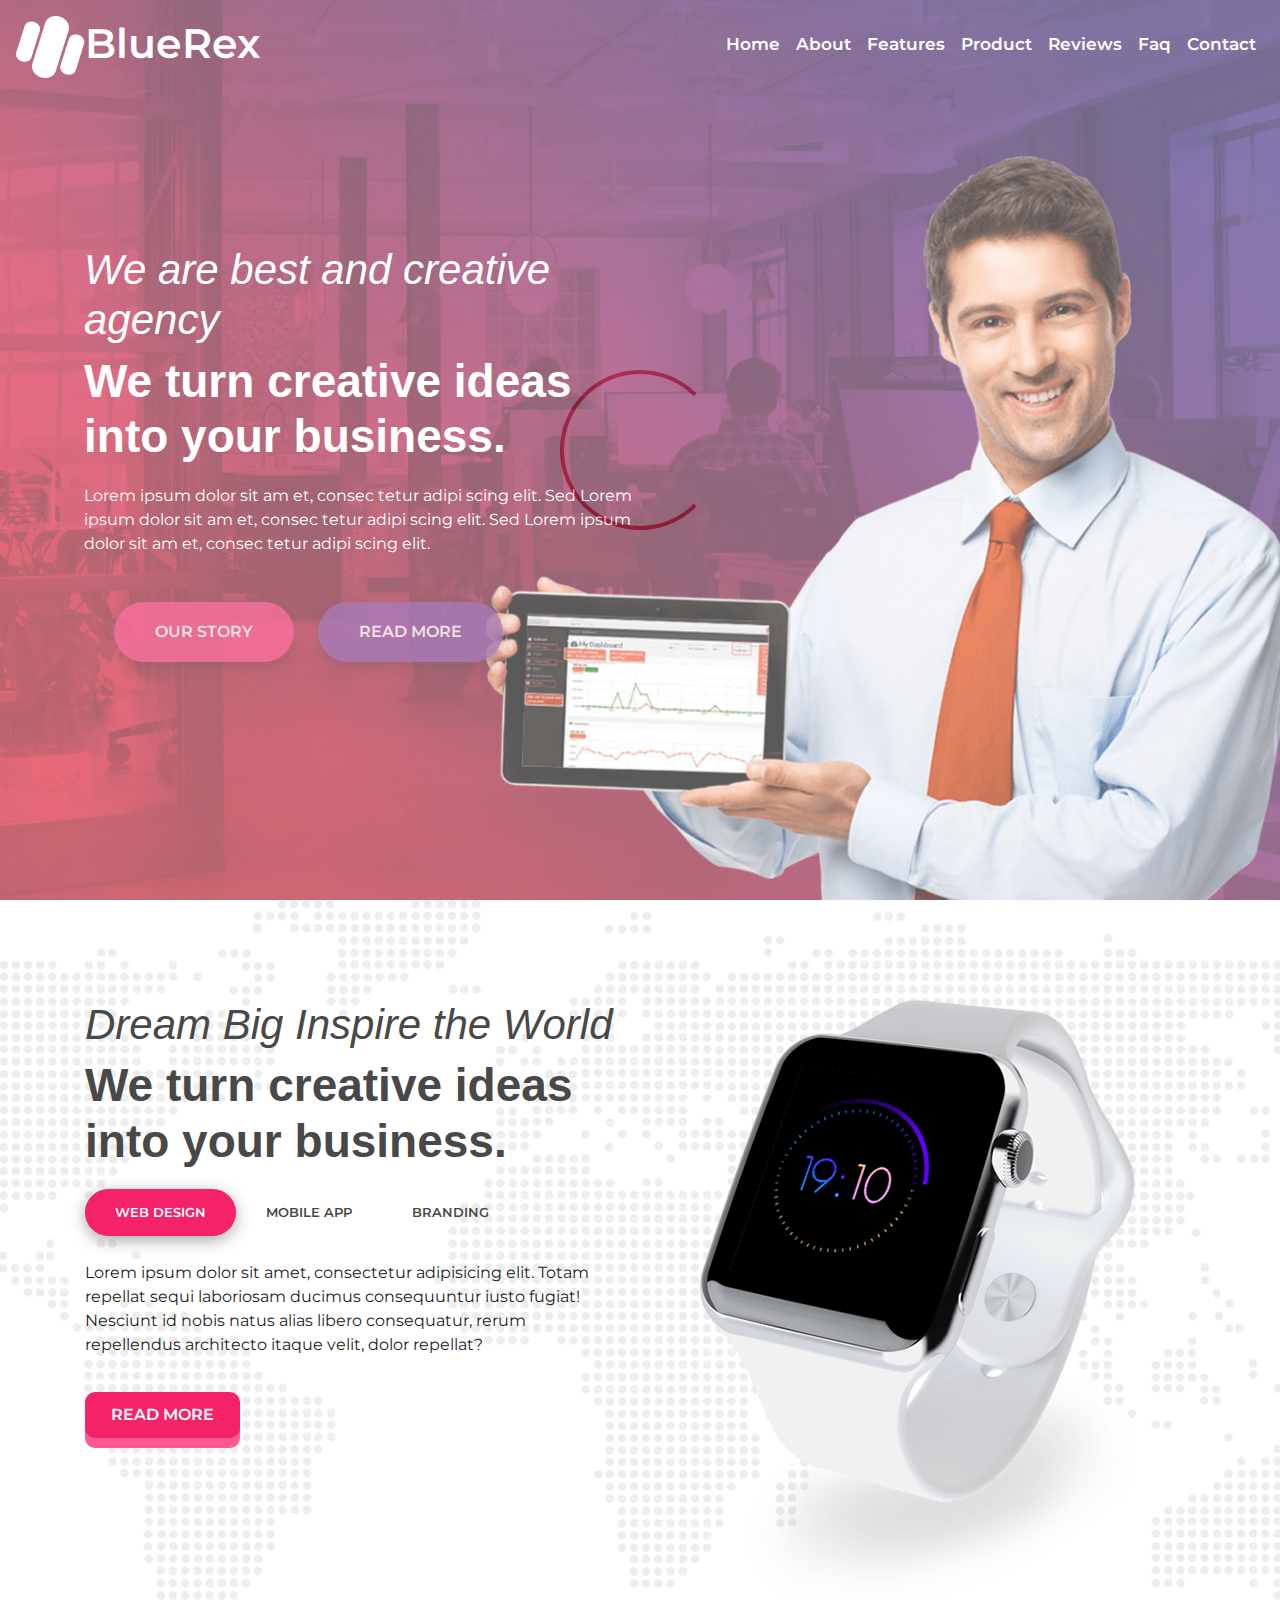
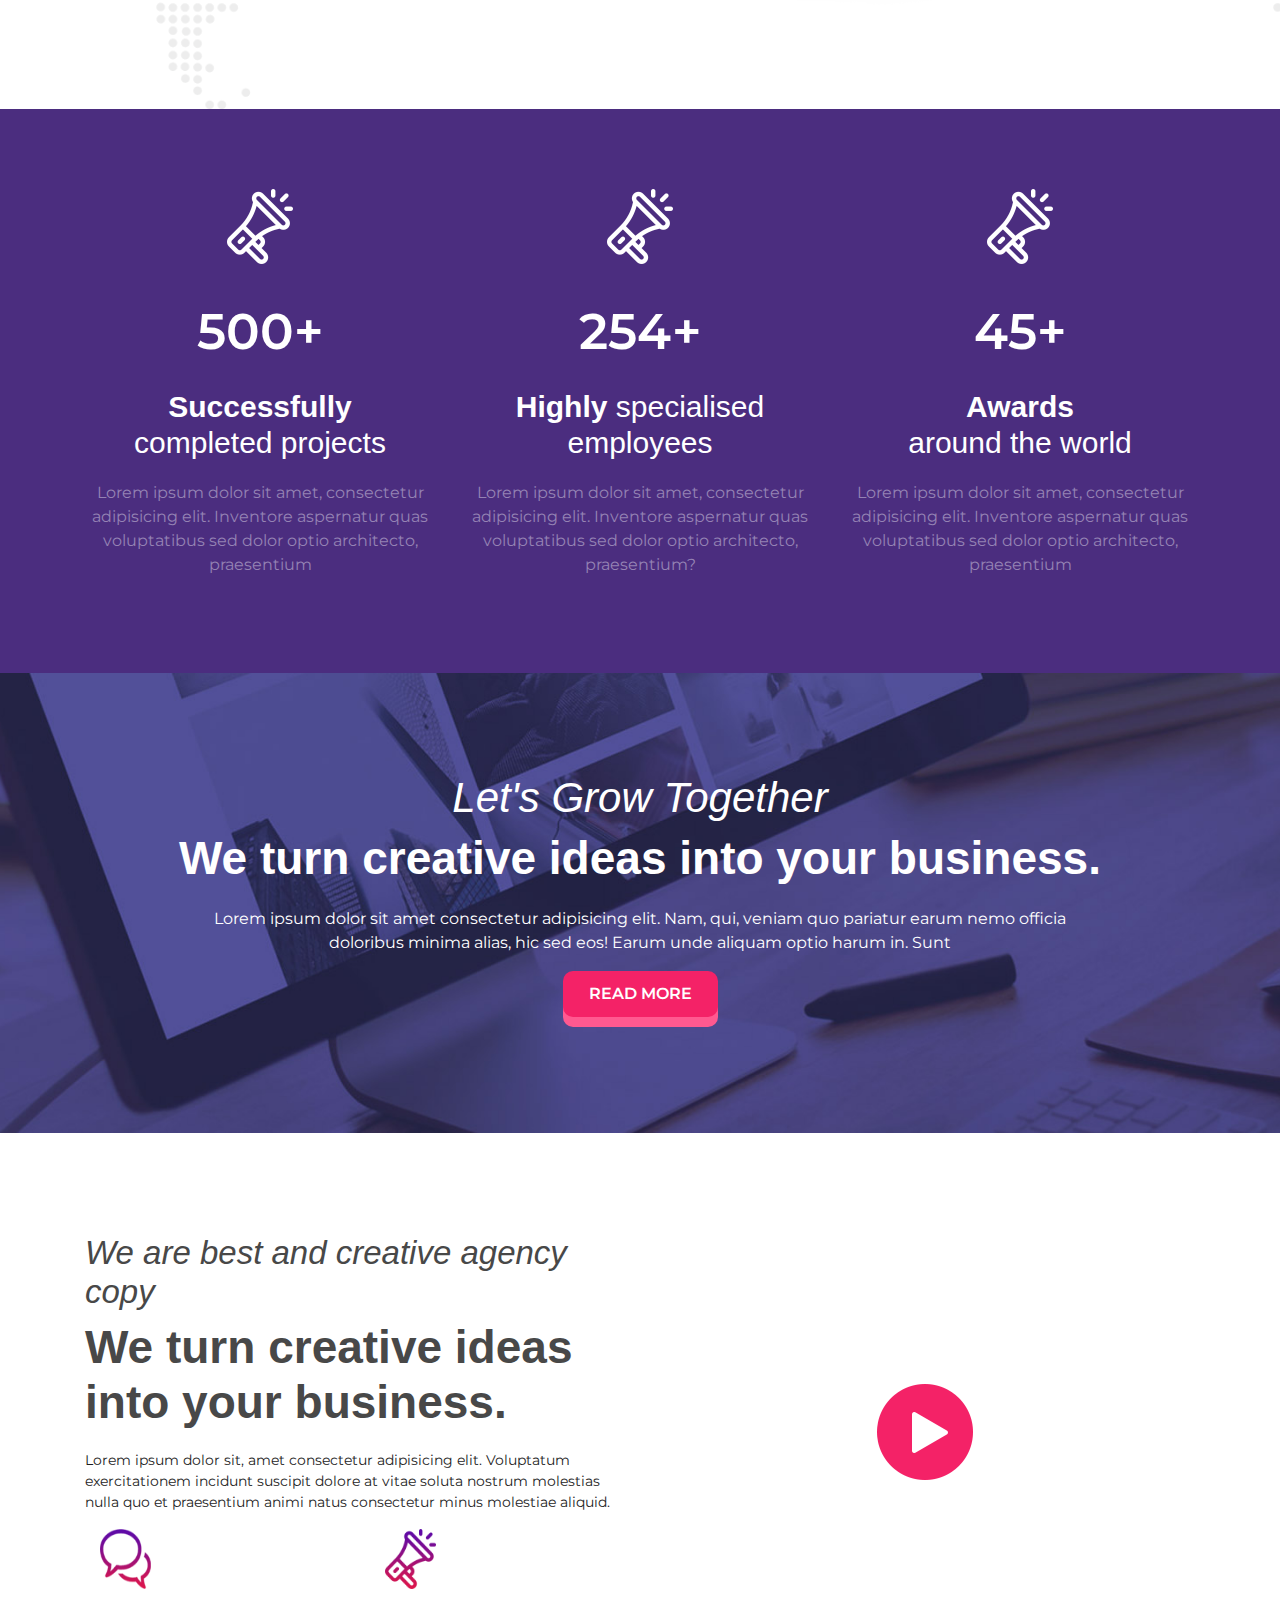
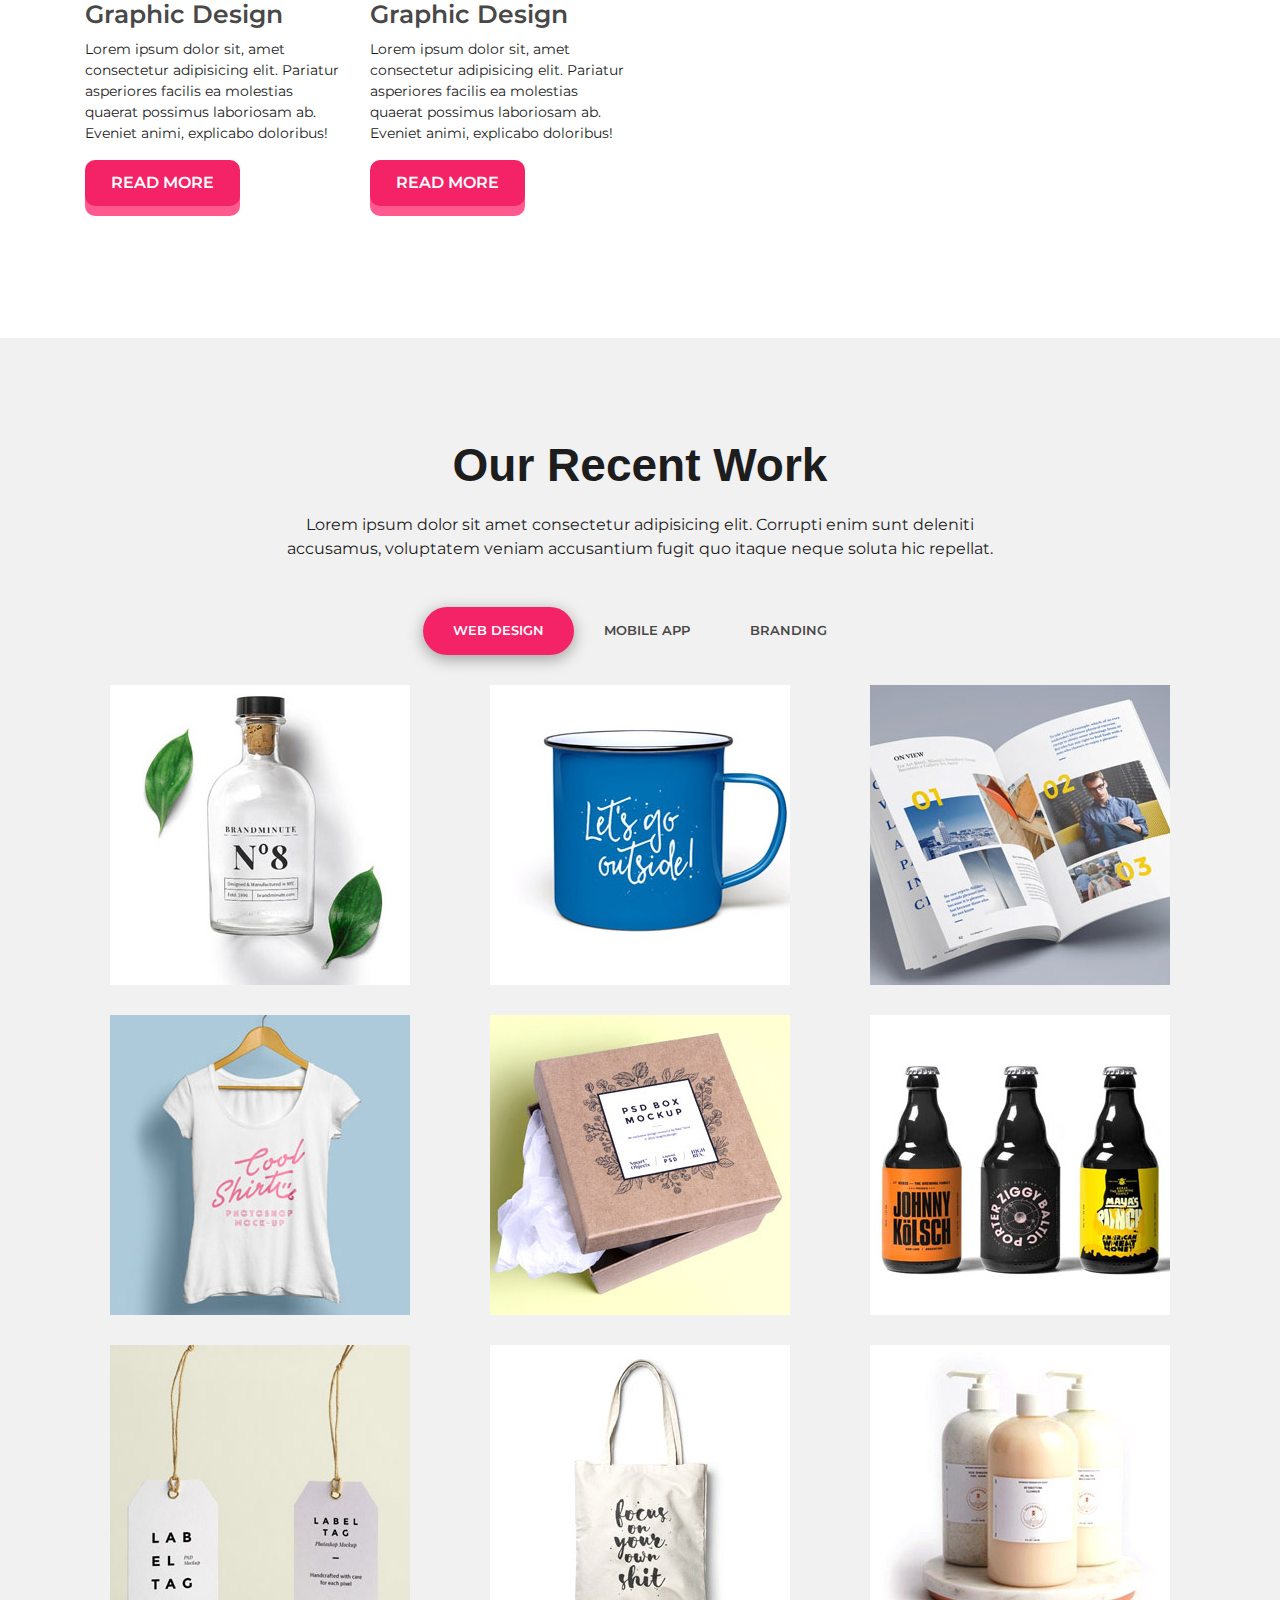
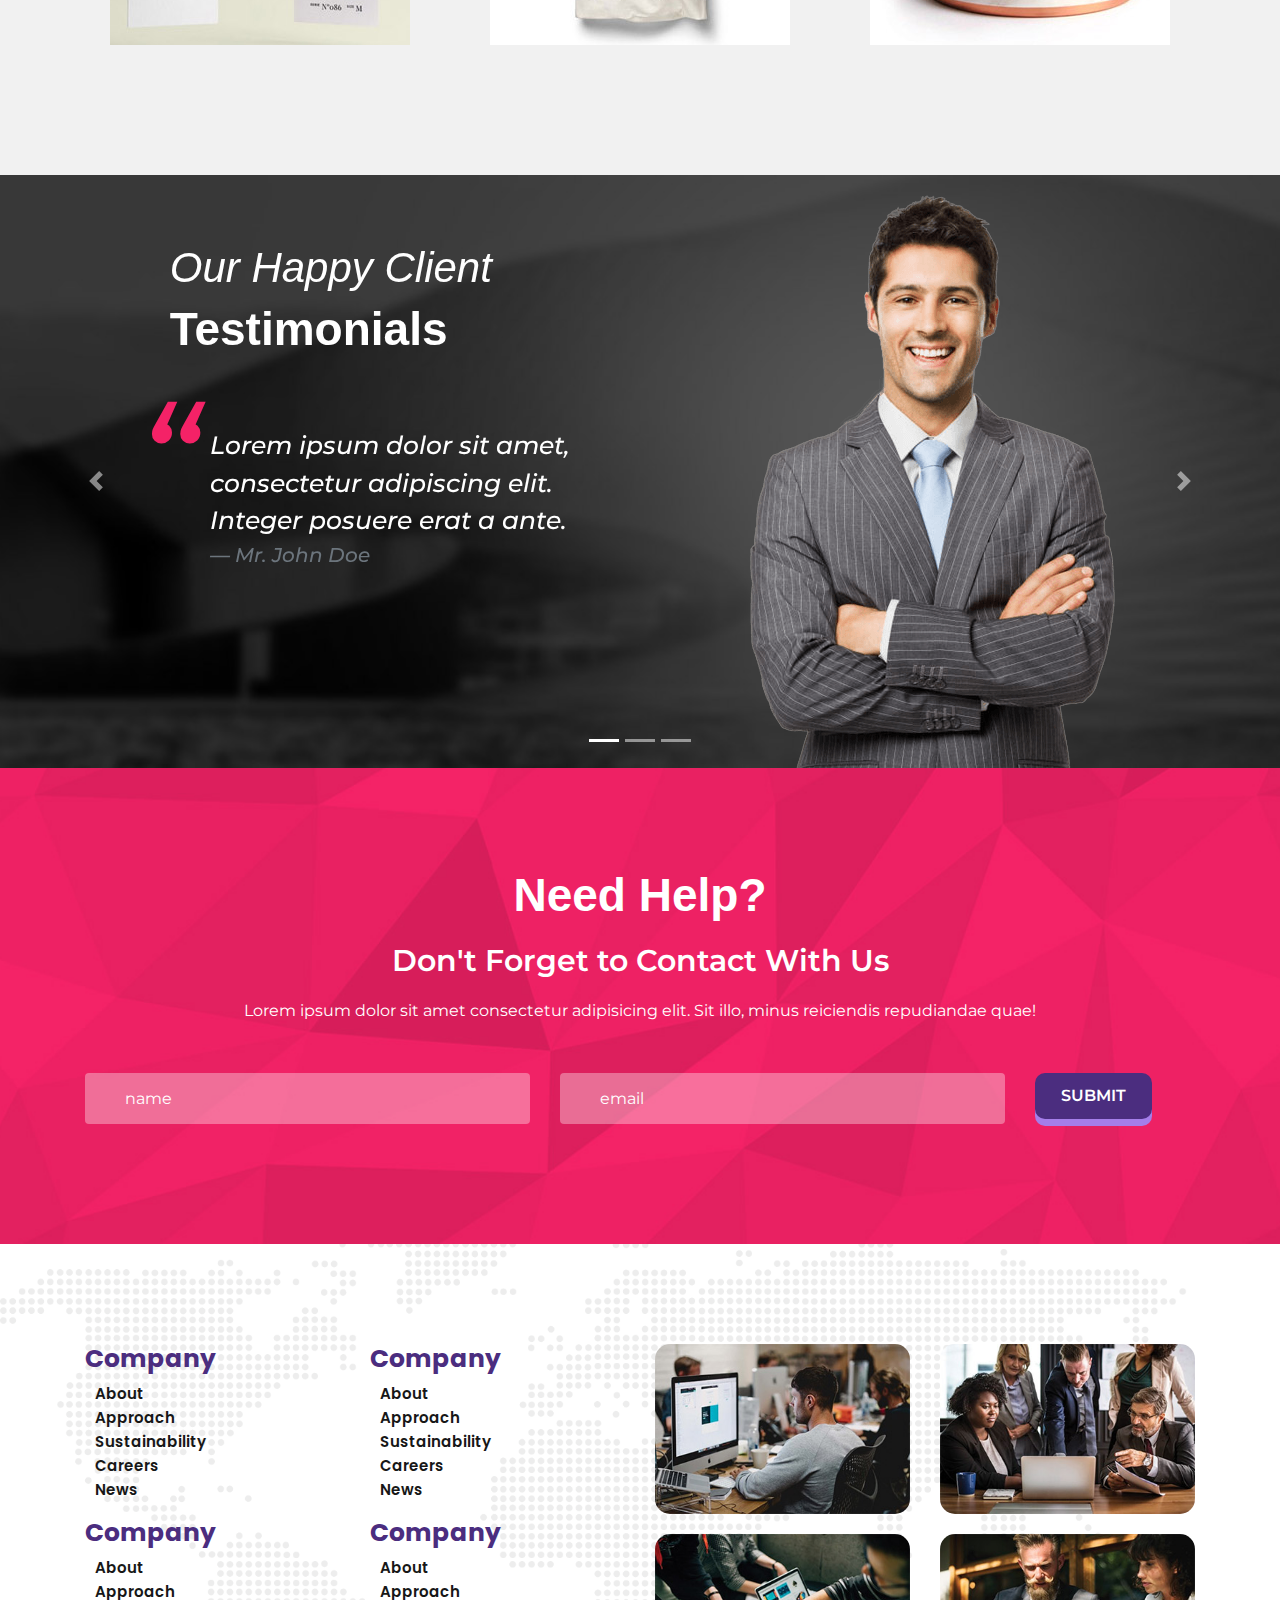
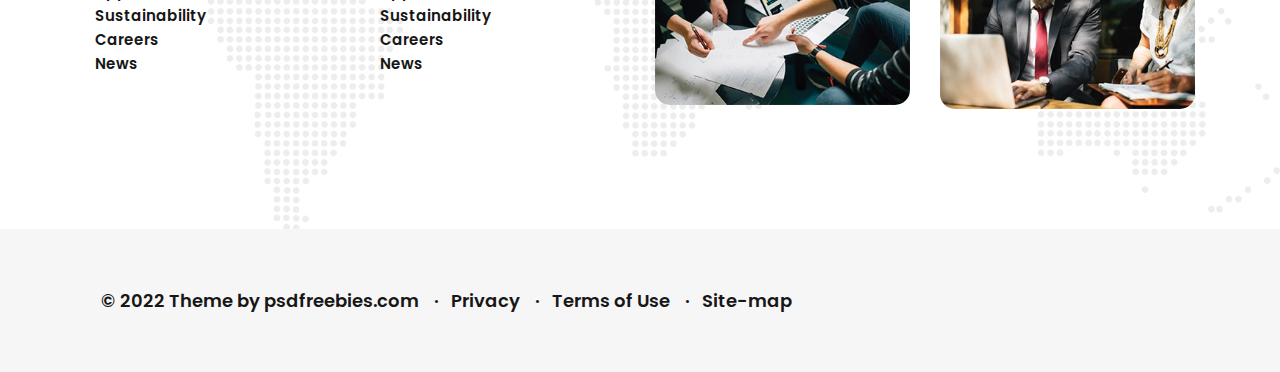
<file: BlueRex/index.html>
<!doctype html>
<html lang="en">
  <head>
    <meta charset="utf-8">
    <meta name="viewport" content="width=device-width, initial-scale=1, shrink-to-fit=no">
    <link rel="stylesheet" href="bootstrap/css/bootstrap.min.css">
    <style>
      .preloader{
        position: fixed;
        top: 0;
        left: 0;
        bottom: 0;
        right: 0;
        z-index: 3000;
        background: #fefefe;
      }
    </style>
    <link href="https://fonts.googleapis.com/css?family=Montserrat:300,400,500,600,700&display=swap&subset=cyrillic" rel="stylesheet">
    <link href="https://fonts.googleapis.com/css?family=Poppins:600,700&display=swap" rel="stylesheet">
    <link rel="stylesheet" href="https://use.fontawesome.com/releases/v5.7.0/css/all.css" integrity="sha384-lZN37f5QGtY3VHgisS14W3ExzMWZxybE1SJSEsQp9S+oqd12jhcu+A56Ebc1zFSJ" crossorigin="anonymous">
    <link rel="stylesheet" href="css/main.css">
    <link rel="stylesheet" href="css/baguetteBox.min.css">
    <title>Hello, world!</title>
  </head>
  <body>
    <div class="preloader d-flex align-items-center justify-content-center">
        <div class="spinner-border text-danger"         role="status" style="width: 10rem; height: 10rem;">
          <span class="sr-only">Loading...</span>
        </div>
    </div>
    <button class="scrollToTop">
      <i class="fas fa-angle-up"></i>
    </button>    
    <header class="main-header">
      <nav class="navbar navbar-expand-lg ">
        <a class="navbar-brand" href="#">
          <img src="img/logo.png" alt="Логотип бренда">BlueRex
        </a>
        <button class="navbar-toggler" type="button" data-toggle="collapse" data-target="#navbarSupportedContent" aria-controls="navbarSupportedContent" aria-expanded="false" aria-label="Toggle navigation">
          <i class="fas fa-bars"></i>
        </button>
      
        <div class="collapse navbar-collapse" id="navbarSupportedContent">
          <ul class="navbar-nav ml-auto">
            <li class="nav-item"><a class="nav-link" href="#">Home </a></li>
            <li class="nav-item"><a class="nav-link" href="blog.html">About</a></li>
            <li class="nav-item"><a class="nav-link" href="#">Features</a></li>
            <li class="nav-item"><a class="nav-link" href="#">Product</a></li>
            <li class="nav-item"><a class="nav-link" href="#">Reviews</a></li>
            <li class="nav-item"><a class="nav-link" href="#">Faq</a></li>
            <li class="nav-item"><a class="nav-link" href="#">Contact</a></li>
          </ul>
        </div>
      </nav>
      <div class="main-header-text">
        <h3>We are best and creative agency</h3>
        <h4>We turn creative ideas into your business.</h4>
        <p>Lorem ipsum dolor sit am et, consec tetur adipi scing elit. Sed Lorem ipsum dolor sit am et, consec tetur adipi scing elit. Sed Lorem ipsum dolor sit am et, consec tetur adipi scing elit. 
        </p>
          <div class="main-header-buttons">
            <button type="button" class="btn btn-pink rounded-pill">Our story</button>
            <button type="button" class="btn btn-violet rounded-pill">Read more</button>
          </div>
        </div>  
    </header>
    <section class="section-watch section-tabs">
      <div class="container">
        <div class="row">
          <div class="col-lg-6 mb-5">
            <h3>Dream Big Inspire the World</h3>
            <h4>We turn creative ideas into your business.</h4>
            <ul class="nav nav-pills" id="myTab" role="tablist">
              <li class="nav-item">
                <a class="nav-link active rounded-pill" id="webdesign-tab" data-toggle="tab" href="#webdesign" role="tab" aria-controls="webdesign" aria-selected="true">web design</a>
              </li>
              <li class="nav-item">
                <a class="nav-link rounded-pill" id="mobileapp-tab" data-toggle="tab" href="#mobileapp" role="tab" aria-controls="mobileapp" aria-selected="false">Mobile app</a>
              </li>
              <li class="nav-item">
                <a class="nav-link rounded-pill" id="branding-tab" data-toggle="tab" href="#branding" role="tab" aria-controls="branding" aria-selected="false">Branding</a>
              </li>
            </ul>
            <div class="tab-content" id="myTabContent">
              <div class="tab-pane fade show active" id="webdesign" role="tabpanel" aria-labelledby="webdesign-tab">Lorem ipsum dolor sit amet, consectetur adipisicing elit. Totam repellat sequi laboriosam ducimus consequuntur iusto fugiat! Nesciunt id nobis natus alias libero consequatur, rerum repellendus architecto itaque velit, dolor repellat?
                <p><a href="#" class="btn btn-pink btn-shadow">Read more</a></p>
              </div>
              <div class="tab-pane fade" id="mobileapp" role="tabpanel" aria-labelledby="mobileapp-tab">Lorem ipsum dolor sit amet, consectetur adipisicing elit. Totam repellat sequi laboriosam ducimus consequuntur iusto fugiat! Nesciunt id nobis natus alias libero consequatur, rerum repellendus architecto itaque velit, dolor repellat?
                <p><a href="#" class="btn btn-pink btn-shadow">Read more</a></p>
              </div>
              <div class="tab-pane fade" id="branding" role="tabpanel" aria-labelledby="branding-tab">Lorem ipsum dolor sit amet, consectetur adipisicing elit. Totam repellat sequi laboriosam ducimus consequuntur iusto fugiat! Nesciunt id nobis natus alias libero consequatur, rerum repellendus architecto itaque velit, dolor repellat?
                <p><a href="#" class="btn btn-pink btn-shadow">Read more</a></p>
              </div>
            </div>
          </div>
          <div class="col-lg-6 text-center" >
            <img src="img/watch.png" alt="Часы" >
          </div>
        </div>
      </div>  
    </section>
    <section class="section-progress ">
      <div class="container">
      <div class="row">
        <div class="col-md-4 progress-item text-center">
          <div><img src="img/loudspeaker.png"></div>
          <div class="num">500+</div>
          <h4><span>Successfully<br></span> completed projects</h4>
          <p>Lorem ipsum dolor sit amet, consectetur adipisicing elit. Inventore aspernatur quas voluptatibus sed dolor optio architecto, praesentium </p>
        </div>
        <!-- /.col-md-4 progress-item -->
        <div class="col-md-4 progress-item text-center">
          <div><img src="img/loudspeaker.png"></div>
          <div class="num">254+</div>
          <h4><span>Highly</span> specialised employees</h4>
          <p>Lorem ipsum dolor sit amet, consectetur adipisicing elit. Inventore aspernatur quas voluptatibus sed dolor optio architecto, praesentium?</p>
        </div>
        <!-- /.col-md-4 progress-item -->
        <div class="col-md-4 progress-item text-center">
          <div><img src="img/loudspeaker.png"></div>
          <div class="num">45+</div>
          <h4><span>Awards <br></span> around the world</h4>
          <p>Lorem ipsum dolor sit amet, consectetur adipisicing elit. Inventore aspernatur quas voluptatibus sed dolor optio architecto, praesentium </p>
        </div>
        <!-- /.col-md-4 progress-item -->
      </div>
    </div>
    </section>
    <section class="section-lets text-center">
      <div class="container">
        <div class="row">
          <div class="col-md-12">
            <h3>Let's Grow Together</h3>
            <h4>We turn creative ideas into your business.</h4>
            <p>Lorem ipsum dolor sit amet consectetur adipisicing elit. Nam, qui, veniam quo pariatur earum nemo officia<br> doloribus minima alias, hic sed eos! Earum unde aliquam optio harum in. Sunt</p>
            <p><a href="#" class="btn btn-pink btn-shadow">Read more</a></p>
          </div>
        </div>
      </div>
    </section>
    <section class="section-design">
      <div class="container">      
        <div class="row">
          <div class="col-lg-6">
            <h3>We are best and creative agency copy</h3>
            <h4>We turn creative ideas into your business.</h4>
            <p>Lorem ipsum dolor sit, amet consectetur adipisicing elit. Voluptatum exercitationem incidunt suscipit dolore at vitae soluta nostrum molestias nulla quo et praesentium animi natus consectetur minus molestiae aliquid.</p>
            <div class="row">
              <div class="col-md-6 mb-3">
                <img src="img/messg.png" alt="Общение">
                <h2>Graphic Design</h2>
                <p>Lorem ipsum dolor sit, amet consectetur adipisicing elit. Pariatur asperiores facilis ea molestias quaerat possimus laboriosam ab. Eveniet animi, explicabo doloribus!</p>
                <p><a href="#" class="btn btn-pink btn-shadow">Read more</a></p>
              </div>
              <div class="col-md-6 mb-3">
                <img src="img/loudspeaker-2.png" alt="">  
                <h2>Graphic Design</h2>
                <p>Lorem ipsum dolor sit, amet consectetur adipisicing elit. Pariatur asperiores facilis ea molestias quaerat possimus laboriosam ab. Eveniet animi, explicabo doloribus!</p>
                <p><a href="#" class="btn btn-pink btn-shadow">Read more</a></p>
              </div>
            </div>
          </div>
          <div class="col-lg-6">
            <div class="embed-responsive embed-responsive-16by9 mt-5">
              <iframe id="videoPlayer" class="embed-responsive-item" src="https://www.youtube.com/embed/--4WpisLl9k?enablejsapi=1&amp;html5=1&amp;rel=0&amp;&amp;showinfo=0" allowfullscreen></iframe>
              <div id="videoPlayBtn"></div>
            </div>
          </div>
        </div>
      </div>  
    </section>
    <section class="section-work section-tabs">
      <div class="container">
        <div class="row">
          <div class="col-md-8 offset-md-2 text-center">
            <h4>Our Recent Work</h4>
            <p>Lorem ipsum dolor sit amet consectetur adipisicing elit. Corrupti enim sunt deleniti accusamus, voluptatem veniam accusantium fugit quo itaque neque soluta hic repellat.</p>
          </div>
          <div class="col-md-12">
            <ul class="nav nav-pills justify-content-center" id="myTab-gallery" role="tablist">
              <li class="nav-item">
                <a class="nav-link active rounded-pill" id="webdesign-tab2" data-toggle="tab" href="#webdesign2" role="tab" aria-controls="webdesign2" aria-selected="true">web design</a>
              </li>
              <li class="nav-item">
                <a class="nav-link rounded-pill" id="mobileapp-tab2" data-toggle="tab" href="#mobileapp2" role="tab" aria-controls="mobileapp2" aria-selected="false">Mobile app</a>
              </li>
              <li class="nav-item">
                <a class="nav-link rounded-pill" id="branding-tab2" data-toggle="tab" href="#branding2" role="tab" aria-controls="branding2" aria-selected="false">Branding</a>
              </li>
            </ul>
            <div class="tab-content" id="myTabContent">
              <div class="tab-pane fade show active" id="webdesign2"    role="tabpanel" aria-labelledby="webdesign-tab2">
                <div class="gallery text-center row">
                  <div class="col-sm-4 gallery-item">
                    <a href="img/1.jpg">
                      <img src="img/1_s.jpg"></a>
                  </div>
                  <div class="col-sm-4 gallery-item">
                    <a href="img/2.jpg">
                      <img src="img/2_s.jpg"></a>
                  </div>
                  <div class="col-sm-4 gallery-item">
                    <a href="img/3.jpg">
                      <img src="img/3_s.jpg"></a>
                  </div>
                  <div class="col-sm-4 gallery-item">
                    <a href="img/4.jpg">
                      <img src="img/4_s.jpg"></a>
                  </div>
                  <div class="col-sm-4 gallery-item">
                    <a href="img/5.jpg">
                      <img src="img/5_s.jpg"></a>
                  </div>
                  <div class="col-sm-4 gallery-item">
                    <a href="img/6.jpg">
                      <img src="img/6_s.jpg"></a>
                  </div>
                  <div class="col-sm-4 gallery-item">
                    <a href="img/7.jpg">
                      <img src="img/7_s.jpg"></a>
                  </div>
                  <div class="col-sm-4 gallery-item">
                    <a href="img/8.jpg">
                      <img src="img/8_s.jpg"></a>
                  </div>
                  <div class="col-sm-4 gallery-item">
                    <a href="img/9.jpg">
                      <img src="img/9_s.jpg"></a>
                  </div>
                </div>
              </div>
              <div class="tab-pane fade" id="mobileapp2" role="tabpanel" aria-labelledby="mobileapp-tab2">
                  <div class="gallery text-center row">
                      <div class="col-sm-4 gallery-item">
                          <a href="img/5.jpg">
                            <img src="img/5_s.jpg"></a>
                        </div>
                        <div class="col-sm-4 gallery-item">
                          <a href="img/6.jpg">
                            <img src="img/6_s.jpg"></a>
                        </div>
                        <div class="col-sm-4 gallery-item">
                          <a href="img/7.jpg">
                            <img src="img/7_s.jpg"></a>
                        </div>
                     <div class="col-sm-4 gallery-item">
                        <a href="img/1.jpg">
                          <img src="img/1_s.jpg"></a>
                      </div>
                      <div class="col-sm-4 gallery-item">
                        <a href="img/2.jpg">
                          <img src="img/2_s.jpg"></a>
                      </div>
                      <div class="col-sm-4 gallery-item">
                        <a href="img/3.jpg">
                          <img src="img/3_s.jpg"></a>
                      </div>
                      <div class="col-sm-4 gallery-item">
                        <a href="img/4.jpg">
                          <img src="img/4_s.jpg"></a>
                      </div>
                      <div class="col-sm-4 gallery-item">
                        <a href="img/8.jpg">
                          <img src="img/8_s.jpg"></a>
                      </div>
                      <div class="col-sm-4 gallery-item">
                        <a href="img/9.jpg">
                          <img src="img/9_s.jpg"></a>
                      </div>
                    </div>
              </div>
              <div class="tab-pane fade" id="branding2" role="tabpanel" aria-labelledby="branding-tab2">
                  <div class="gallery text-center row">
                      <div class="col-sm-4 gallery-item">
                        <a href="img/1.jpg">
                          <img src="img/1_s.jpg"></a>
                      </div>
                      <div class="col-sm-4 gallery-item">
                        <a href="img/2.jpg">
                          <img src="img/2_s.jpg"></a>
                      </div>
                      <div class="col-sm-4 gallery-item">
                        <a href="img/3.jpg">
                          <img src="img/3_s.jpg"></a>
                      </div>
                      <div class="col-sm-4 gallery-item">
                          <a href="img/8.jpg">
                            <img src="img/8_s.jpg"></a>
                        </div>
                        <div class="col-sm-4 gallery-item">
                          <a href="img/9.jpg">
                            <img src="img/9_s.jpg"></a>
                        </div>
                      <div class="col-sm-4 gallery-item">
                        <a href="img/4.jpg">
                          <img src="img/4_s.jpg"></a>
                      </div>
                      <div class="col-sm-4 gallery-item">
                        <a href="img/5.jpg">
                          <img src="img/5_s.jpg"></a>
                      </div>
                      <div class="col-sm-4 gallery-item">
                        <a href="img/6.jpg">
                          <img src="img/6_s.jpg"></a>
                      </div>
                      <div class="col-sm-4 gallery-item">
                        <a href="img/7.jpg">
                          <img src="img/7_s.jpg"></a>
                      </div>
                    </div>
              </div>
            </div>
          </div>
        </div>
      </div>
    </section>
    <section class="section-reviews">
      <div id="carouselExampleIndicators" class="carousel slide" data-ride="carousel">
        <ol class="carousel-indicators">
          <li data-target="#carouselExampleIndicators" data-slide-to="0" class="active"></li>
          <li data-target="#carouselExampleIndicators" data-slide-to="1"></li>
          <li data-target="#carouselExampleIndicators" data-slide-to="2"></li>
        </ol>
        <div class="carousel-inner">
          <div class="carousel-item active">
            <div class="container">
              <div class="row">
                <div class="col-sm-7">
                  <div class="carousel-caption">
                    <h3>Our Happy Client </h3>
                    <h4>Testimonials</h4>
                    <blockquote class="blockquote">
                      <p class="mb-0">Lorem ipsum dolor sit amet, consectetur adipiscing elit. Integer posuere erat a ante.</p>
                      <footer class="blockquote-footer">Mr. John Doe</footer>
                    </blockquote>
                  </div>
                </div>
                <div class="col-sm-5 d-none d-sm-block">
                  <img src="img/Client.png" alt="Клиент">
                </div>
              </div>
            </div>  
          </div>
          <div class="carousel-item">
              <div class="container">
                  <div class="row">
                    <div class="col-sm-7">
                      <div class="carousel-caption">
                        <h3>Our Happy Client </h3>
                        <h4>Testimonials</h4>
                        <blockquote class="blockquote">
                          <p class="mb-0">Lorem ipsum dolor sit amet, consectetur adipiscing elit. Integer posuere erat a ante.</p>
                          <footer class="blockquote-footer">Mr. Douglas Di</footer>
                        </blockquote>
                      </div>
                    </div>
                    <div class="col-sm-5 d-none d-sm-block">
                        <img src="img/Client.png" alt="Клиент">
                    </div>
                  </div>
                </div>  
          </div>
          <div class="carousel-item">
              <div class="container">
                  <div class="row">
                    <div class="col-sm-7">
                      <div class="carousel-caption">
                        <h3>Our Happy Client </h3>
                        <h4>Testimonials</h4>
                        <blockquote class="blockquote">
                          <p class="mb-0">Lorem ipsum dolor sit amet, consectetur adipiscing elit. Integer posuere erat a ante.</p>
                          <footer class="blockquote-footer">Mr.Donovan
                          </footer>
                        </blockquote>
                      </div>
                    </div>
                    <div class="col-sm-5 d-none d-sm-block">
                        <img src="img/Client.png" alt="Клиент">
                    </div>
                  </div>
                </div>  
          </div>
        </div>
        <a class="carousel-control-prev" href="#carouselExampleIndicators" role="button" data-slide="prev">
          <span class="carousel-control-prev-icon" aria-hidden="true"></span>
          <span class="sr-only">Previous</span>
        </a>
        <a class="carousel-control-next" href="#carouselExampleIndicators" role="button" data-slide="next">
          <span class="carousel-control-next-icon" aria-hidden="true"></span>
          <span class="sr-only">Next</span>
        </a>
      </div>
    </section>
    <section class="section-form text-center">
      <div class="container">
        <div class="row">
          <div class="col-md-12">
            <h4>Need Help?</h4>
            <h5>Don't Forget to Contact With Us</h5>
            <p>Lorem ipsum dolor sit amet consectetur adipisicing elit. Sit illo, minus reiciendis repudiandae quae!</p>
            <form class="text-left">
                <div class="row">
                  <div class="col-md-5">
                    <input type="text" class="form-control" placeholder="name">
                  </div>
                  <div class="col-md-5">
                    <input type="email" class="form-control" placeholder="email">
                  </div>
                  <div class="col-md-2">
                    <button type="submit" class="btn btn-violet btn-shadow">Submit</button>
                  </div>
                </div>
              </form>
          </div>
        </div>
      </div>

    </section>
    <footer class="footer">
      <div class="container">
        <div class="row">
          <div class="col-md-6">
            <div class="row">
              <div class="col-6">
                <h5>Company</h5>
                <ul>
                  <li><a href="#"> About</a></li>
                  <li><a href="#"> Approach</a></li>
                  <li><a href="#"> Sustainability</a>  </li>
                  <li><a href="#"> Careers</a></li>
                  <li><a href="#">News</a></li>
                </ul>
              </div>
              <div class="col-6">
                <h5>Company</h5>
                <ul>
                  <li><a href="#"> About</a></li>
                  <li><a href="#"> Approach</a></li>
                  <li><a href="#"> Sustainability</a>  </li>
                  <li><a href="#"> Careers</a></li>
                  <li><a href="#">News</a></li>
                </ul>
              </div>
              <div class="col-6">
                <h5>Company</h5>
                <ul>
                  <li><a href="#"> About</a></li>
                  <li><a href="#"> Approach</a></li>
                  <li><a href="#"> Sustainability</a>  </li>
                  <li><a href="#"> Careers</a></li>
                  <li><a href="#">News</a></li>
                </ul>
              </div>
              <div class="col-6">
                <h5>Company</h5>
                <ul>
                  <li><a href="#"> About</a></li>
                  <li><a href="#"> Approach</a></li>
                  <li><a href="#"> Sustainability</a></li>
                  <li><a href="#"> Careers</a></li>
                  <li><a href="#">News</a></li>
                </ul>
              </div>
            </div>  
          </div> 
          <div class="col-md-6 footer-images">
            <div class="row">
              <div class="col-6">
                <img src="img/footer_img1.jpg" alt="">
              </div>
              <div class="col-6">
                  <img src="img/footer_img2.jpg" alt="">
                </div>
                <div class="col-6">
                    <img src="img/footer_img3.jpg" alt="">
                  </div>
                  <div class="col-6">
                      <img src="img/footer_img4.jpg" alt="">
                    </div>   
            </div>
          </div>
        </div>
      </div>
    </footer>
    <div class="copyright">
      <div class="container">
        <div class="row">
          <div class="col-md-12">
            <ul class="nav">
              <li class="nav-item"><span class="nav-link">
                &copy; 2022 Theme by psdfreebies.com 
              </span></li>
              <li class="nav-item"><a href="#" class="nav-link"> Privacy</a></li>
              <li class="nav-item"><a href="#" class="nav-link"> Terms of Use</a></li>
              <li class="nav-item"><a href="#" class="nav-link">Site-map</a></li>
            </ul>
          </div>
        </div>
      </div>
    </div>
    
    <script src="js/jquery-3.3.1.min.js"></script>
    <script src="js/popper.min.js"></script>
    <script src="bootstrap/js/bootstrap.min.js"></script>
    <script src="js/main.js"></script>
    <script src="js/baguetteBox.min.js"></script>
  </body>
</html>
</file>
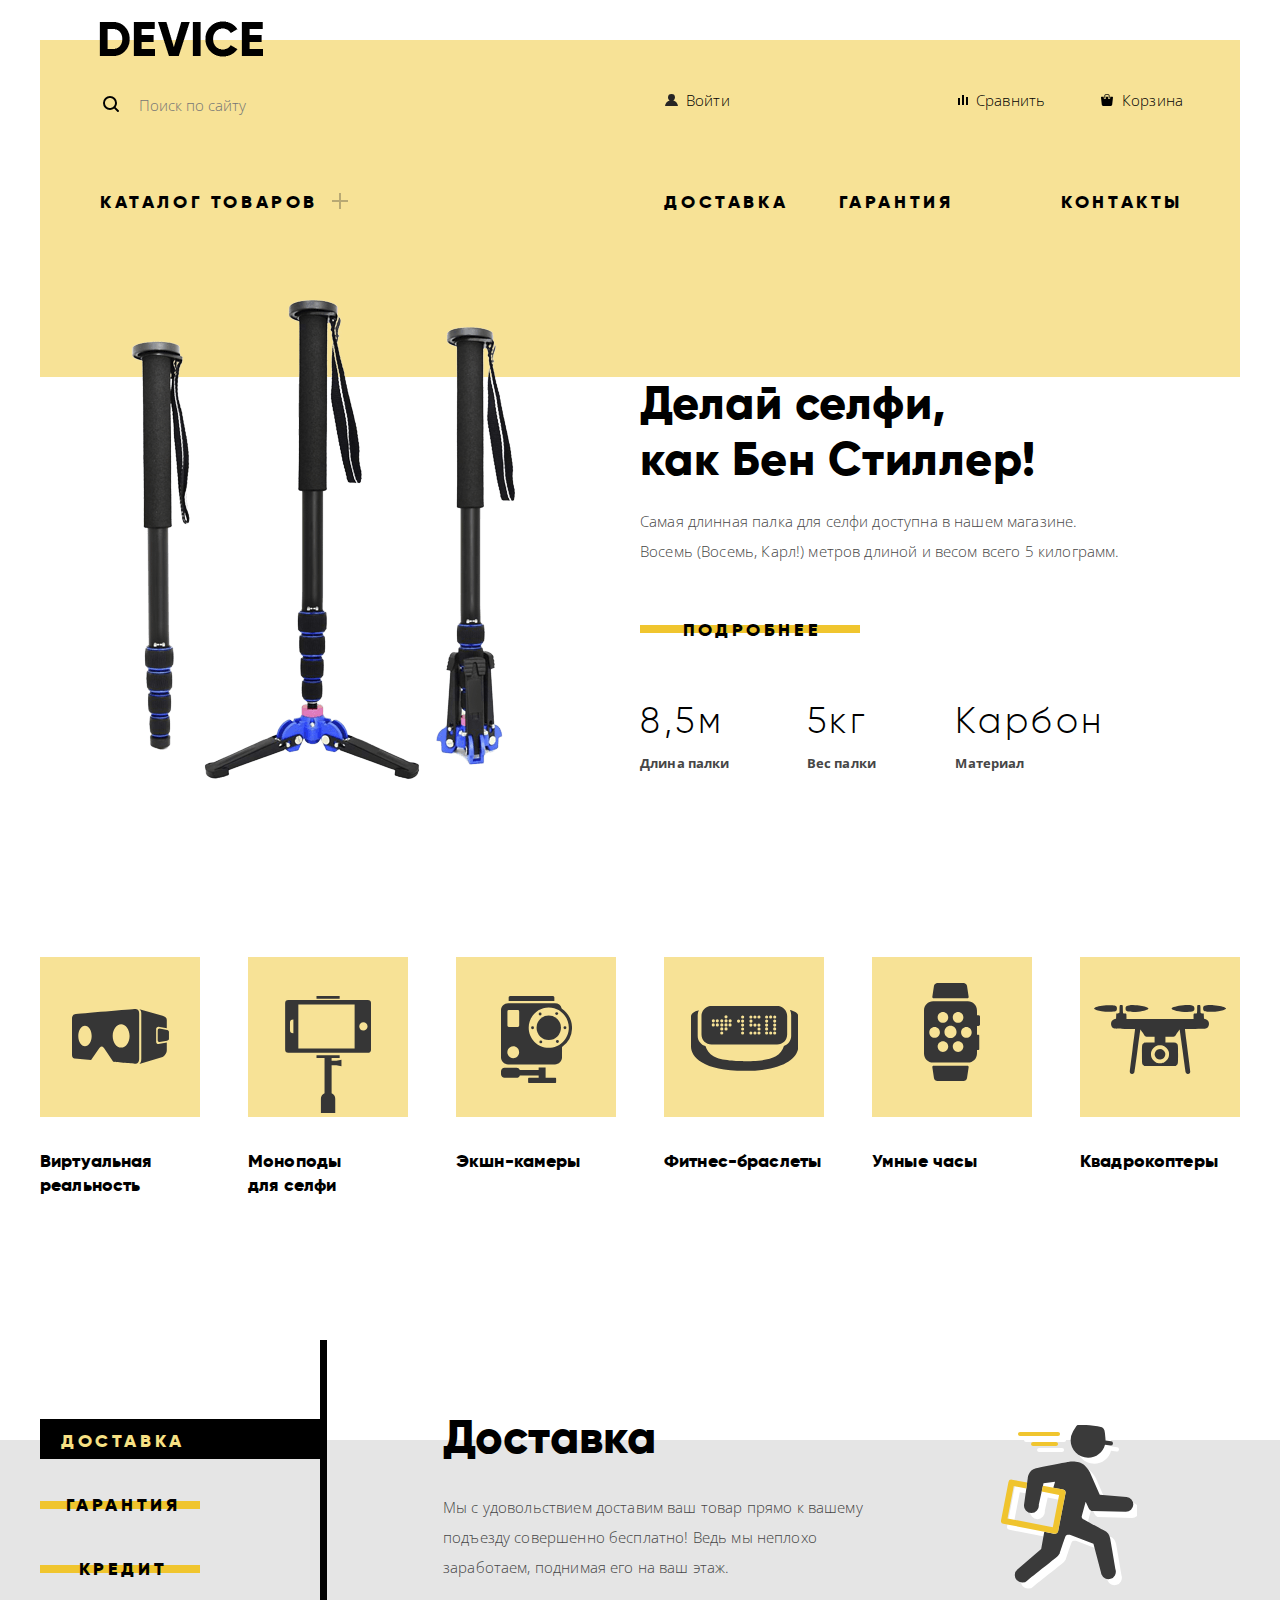
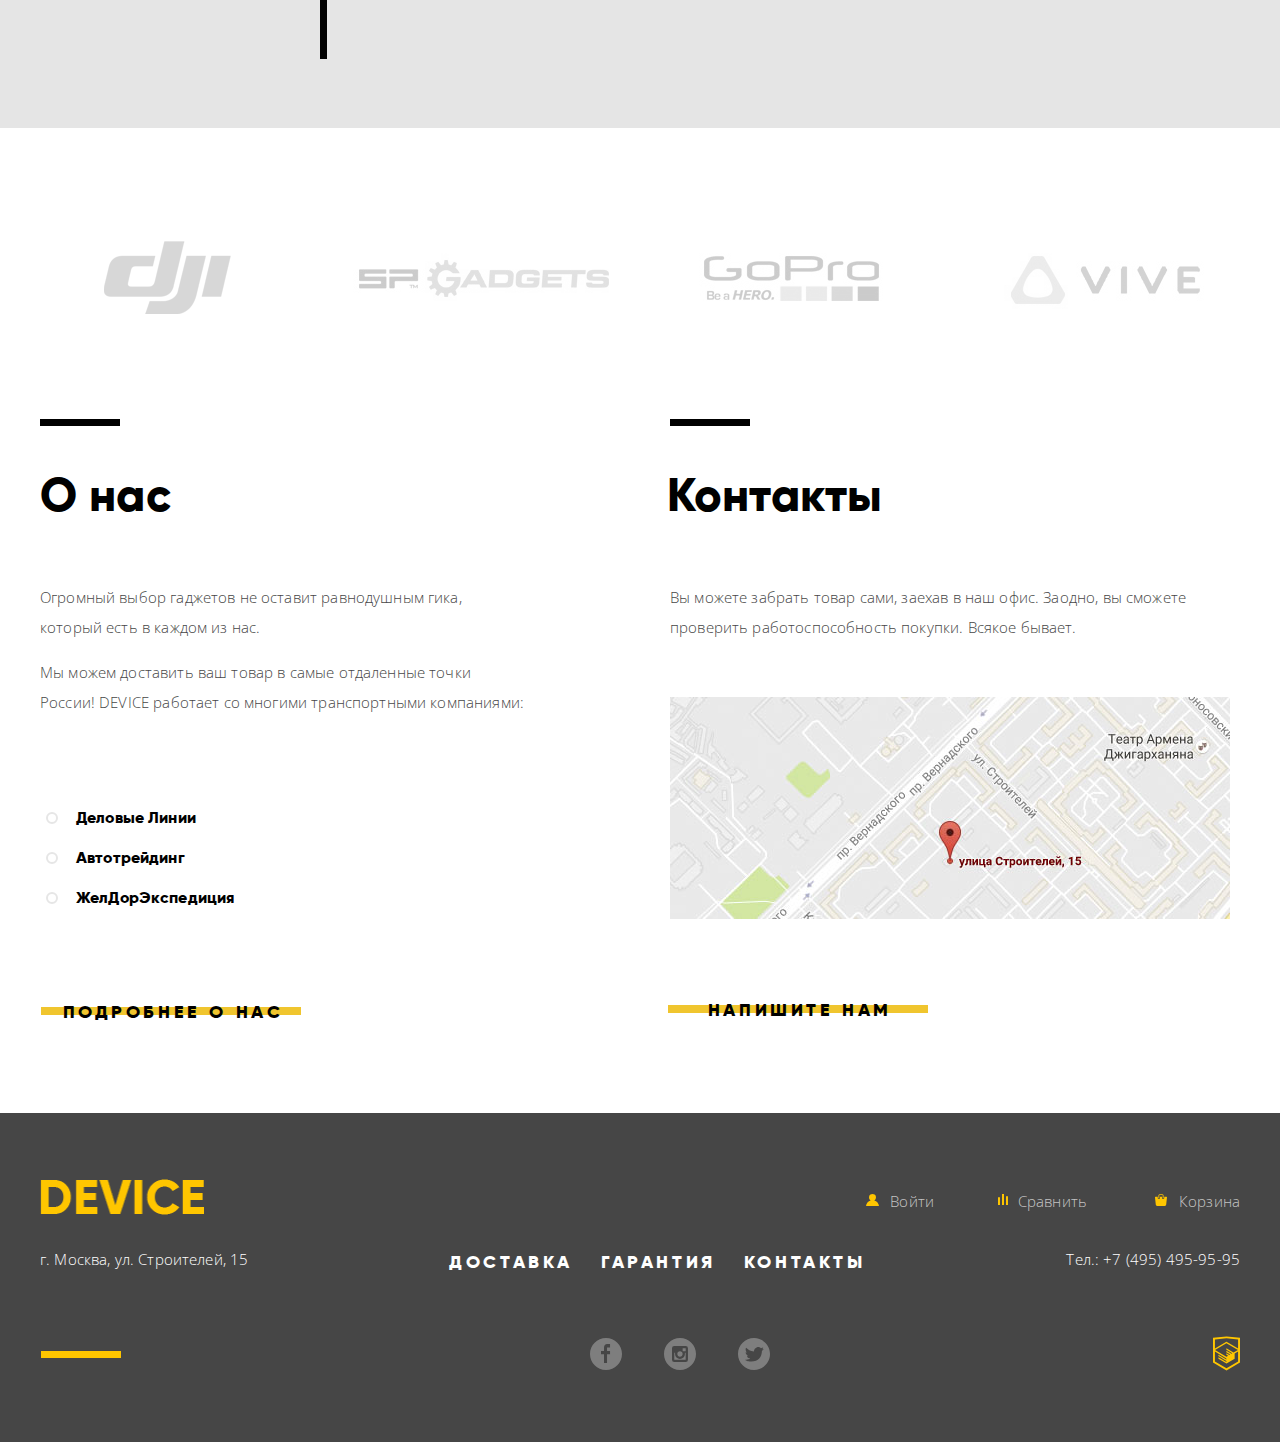
<file: device/index.html>
<!DOCTYPE html>
<html lang="ru">
<head>
	<meta charset="UTF-8">
	<title>Device</title>
	<link href="https://fonts.googleapis.com/css?family=Open+Sans:300,400&amp;subset=cyrillic" rel="stylesheet">
	<link rel="stylesheet"  href="css/style.css">
</head>
<body>
	<div class="container">
		<header class="page-header">
			<h1 class="visually-hidden">Интернет-магазин гаджетов "DEVICE"</h1>
			<div class="page-header__logo">
				<a href="#"><img src="img/logo.png" alt="DEVICE" width="164" height="36"></a>
			</div>
			<nav class="main-nav">
				<ul class="main-nav__user-list">
					<li class="main-nav__user-item main-nav__user-item--search">
						<form class="main-nav__search" method="get" action="#">
							<input type="search" name="search" class="main-nav__search-input" id="search" placeholder="Поиск по сайту">
							<button type="submit" class="main-nav__search-btn">Найти    </button>
							<label for="search" class="main-nav__search-label">
								<span class="visually-hidden">Поиск:</span>
							</label>
						</form>
					</li>
					<li class="main-nav__user-item main-nav__user-item--login">
						<a href="#" class="main-nav__user-link main-nav__user-link--login">Войти</a>
					</li>
					<li class="main-nav__user-item main-nav__user-item--compare">
						<a href="#" class="main-nav__user-link main-nav__user-link--compare">Сравнить</a>
					</li>
					<li class="main-nav__user-item main-nav__user-item--cart">
						<a href="#" class="main-nav__user-link main-nav__user-link--cart">Корзина</a>
					</li>
				</ul>
				<ul class="main-nav__list">
					<li class="main-nav__item main-nav__item--catalog">
						<a href="#" class="main-nav__link main-nav__link--catalog">Каталог товаров</a>
						<div class="main-nav__sub-wrap">
							<ul class="main-nav__sub-list">
								<li class="main-nav__sub-column">
									<a href="#">Виртуальная реальность</a>
									<a href="#">Моноподы для селфи</a>
									<a href="#">Экшн-камеры</a>
								</li>
								<li class="main-nav__sub-column">
									<a href="#">Фитнес-браслеты</a>
									<a href="#">Умные часы</a>
								</li>
								<li class="main-nav__sub-column">
									<a href="#">Квадрокоптеры</a>
								</li>			
							</ul>
						</div>
					</li>
					<li class="main-nav__item main-nav__item--delivery">
						<a href="#" class="main-nav__link main-nav__link--delivery">Доставка </a>
					</li>
					<li class="main-nav__item main-nav__item--warranty">
						<a href="#" class="main-nav__link main-nav__link--warranty">Гарантия </a>
					</li>
					<li class="main-nav__item main-nav__item--contacts">
						<a href="#" class="main-nav__link main-nav__link--contacts">Контакты </a>
					</li>
				</ul>
			</nav>
		</header>
	</div>
	<main>
		<div class="container">
			<section class="promo-slider">
				<h2 class="visually-hidden">Промо-слайдер</h2>
				<input class="promo-slider__input visually-hidden" type="radio" name="promo-control" id="promo-control-1" checked>
				<input class="promo-slider__input visually-hidden" type="radio" name="promo-control" id="promo-control-2">
				<input class="promo-slider__input visually-hidden" type="radio" name="promo-control" id="promo-control-3">
				<div class="promo-slider__item promo-slider__item--1 ">
					<div class="promo-slider__img-wrap promo-slider__img-wrap--01">
						<img src="img/slider-1.png" alt="Самая длинная палка для селфи" width="384" height="486">
					</div>
					<div class="promo-slider__descr-wrap
					promo-slider__descr-wrap--1">
						<b>Делай селфи,<br>как Бен Стиллер!</b>
	             		<p>Самая длинная палка для селфи доступна в нашем магазине. Восемь (Восемь, Карл!) метров длиной и весом всего 5 килограмм.</p>
	             		<a href="#" class="btn btn-more">Подробнее</a>
						</div>
						<table class="promo-slider__advantages promo-slider__advantages--1">
							<tr>
								<td class="promo-slider__advantages-col promo-slider__advantages-col--first">
									8,5м
								</td>
								<td class="promo-slider__advantages-col promo-slider__advantages-col--second">
									5кг
								</td>
								<td class="promo-slider__advantages-col promo-slider__advantages-col--third">
									Карбон
								</td>
							</tr>
							<tr>	
								<th class="promo-slider__advantages-descr  promo-slider__advantages-descr--first">Длина палки</th>
								<th class="promo-slider__advantages-descr  promo-slider__advantages-descr--second">Вес палки</th>
								<th class="promo-slider__advantages-descr  promo-slider__advantages-descr--third">Материал</th>
							</tr>   
						</table>
					</div>
		        <div class="promo-slider__controls">
		        	<label class="promo-slider__control" for="promo-control-1">
		        		<span class="visually-hidden">Первый слайд</span>
		        	</label>
		        	<label class="promo-slider__control" for="promo-control-2">
		        		<span class="visually-hidden">Второй слайд</span>
		        	</label>
		        	<label class="promo-slider__control" for="promo-control-3">
		        		<span class="visually-hidden">Третий слайд</span>
		        	</label>
		        </div>
			</section>
			<section class="main-goods">
				<h2 class="visually-hidden">Популярные товары</h2>
				<ul class="main-goods__list">
					<li class="main-goods__item">
              <a class="main-goods__item-link" href="#">
                <div class="main-goods__item-wrap  main-goods__item-wrap--vr">
                  <img class="main-goods__item-img" src="img/popular-1.svg" alt="Очки VR" width="97" height="55">
                </div>
                <p class="main-goods__item-name">Виртуальная<br> реальность</p>
              </a>
            </li>
            <li class="main-goods__item">
              <a class="main-goods__item-link" href="catalog.html">
                <div class="main-goods__item-wrap  main-goods__item-wrap--selfie">
                  <img class="main-goods__item-img" src="img/popular-2.svg" alt="Монопод" width="86" height="117">
                </div>
                <p class="main-goods__item-name">Моноподы<br> для селфи</p>
              </a>
            </li>
            <li class="main-goods__item">
              <a class="main-goods__item-link" href="#">
                <div class="main-goods__item-wrap  main-goods__item-wrap--cam">
                  <img class="main-goods__item-img" src="img/popular-3.svg" alt="Экшн-камера" width="71" height="87">
                </div>
                <p class="main-goods__item-name">Экшн-камеры</p>
              </a>
            </li>
            <li class="main-goods__item">
              <a class="main-goods__item-link" href="#">
                <div class="main-goods__item-wrap  main-goods__item-wrap--fit">
                  <img class="main-goods__item-img" src="img/popular-4.svg" alt="Фитнес-браслет" width="107" height="65">
                </div>
                <p class="main-goods__item-name">Фитнес-браслеты</p>
              </a>
            </li>
            <li class="main-goods__item">
              <a class="main-goods__item-link" href="#">
                <div class="main-goods__item-wrap  main-goods__item-wrap--watch">
                  <img class="main-goods__item-img" src="img/popular-5.svg" alt="Умные часы" width="56" height="98">
                </div>
                <p class="main-goods__item-name">Умные часы</p>
              </a>
            </li>
            <li class="main-goods__item">
              <a class="main-goods__item-link" href="#">
                <div class="main-goods__item-wrap  main-goods__item-wrap--copter">
                  <img class="main-goods__item-img" src="img/popular-6.svg" alt="Квадрокоптер" width="132" height="69">
                </div>
                <p class="main-goods__item-name">Квадрокоптеры</p>
              </a>
            </li>
				</ul>
			</section>
		</div>
		<section class="services-slider">
			<div class="container">
				<div class="services-slider-wrap">
					<h2 class="visually-hidden">Наши сервисы</h2>
					<input class="services-slider__input  visually-hidden" id="services-control-1" type="radio" name="services-control" checked>
           			<input class="services-slider__input  visually-hidden" id="services-control-2" type="radio" name="services-control">
            		<input class="services-slider__input  visually-hidden" id="services-control-3" type="radio" name="services-control">

            		<div class="services-slider__item services-slider__item--active services-slider__item--delivery">
            			<h3>Доставка</h3>
            			<p>Мы с удовольствием доставим ваш товар прямо к вашему подъезду совершенно бесплатно! Ведь мы неплохо заработаем, поднимая его на ваш этаж.
            			</p>
            		</div>
            		<div class="services-slider__item  services-slider__item--warranty">
              			<h3>Гарантия</h3>
              			<p>Если из-за возгорания купленного у нас товара у вас сгорит дом &mdash; не переживайте, мы выдадим вам новый.<br>Товар, не дом, конечно же.</p>
            		</div>
            		<div class="services-slider__item  services-slider__item--credit">
              			<h3>Кредит</h3>
              			<p>Залезть в долговую яму стало проще! Кредитные консультанты подберут для вас наиболее выгодные условия кредита. Выгодные для нашего банка, разумеется.</p>
            		</div>
            		<div class="services-slider__controls">
             			 <label class="services-slider__control  services-slider__control--active" for="services-control-1">Доставка</label>
              			<label class="services-slider__control" for="services-control-2">Гарантия</label>
             			 <label class="services-slider__control" for="services-control-3">Кредит</label>
            		</div>
				</div>
			</div>
		</section>
		<div class="container">
			<section class="main-brands">
				<h2 class="visually-hidden">Наши партнеры</h2>
				<ul class="main-brands__list">
					<li class="main-brands__item">
						<a href="#" class="main-brands__link main-brands__link--dji">
							<span class="visually-hidden">DJI</span>
						</a>
					</li>
					<li class="main-brands__item">
						<a href="#" class="main-brands__link main-brands__link--spg">
							<span class="visually-hidden">SP Gadgets</span>
						</a>
					</li>
					<li class="main-brands__item">
						<a href="#" class="main-brands__link main-brands__link--gopro">
							<span class="visually-hidden">GoPro</span>
						</a>
					</li>
					<li class="main-brands__item">
             			<a class="main-brands__link  main-brands__link--vive" href="#">
                			<span class="visually-hidden">Vive</span>
              			</a>
            		</li>
				</ul>		
			</section>
			<section class="main-info-wrap">
				<h2 class="visually-hidden">Информация о "DEVICE"</h2>
				<article class="main-info">
					<h3>О нас</h3>
					<div class="main-info__descr">
						<p>Огромный выбор гаджетов не оставит равнодушным гика, который есть в каждом из нас.</p>
              			<p>Мы можем доставить ваш товар в самые отдаленные точки России! DEVICE работает со многими транспортными компаниями:</p>
					</div>
					<ul class="main-info__delivery-list">
						<li class="main-info__delivery-item">Деловые Линии</li>
						<li class="main-info__delivery-item">Автотрейдинг</li>
						<li class="main-info__delivery-item">ЖелДорЭкспедиция</li>
					</ul>
					<a href="#" class="btn">Подробнее о нас</a>
				</article>
				<div class="main-contacts">
					<h3>Контакты</h3>
					<p>Вы можете забрать товар сами, заехав в наш офис. Заодно, вы сможете проверить работоспособность покупки. Всякое бывает.
					</p>
					<a href="#" class="main-contacts__map">
						<img src="img/map.jpg" alt="г. Москва, ул. Строителей, 15" width="560" height="222">
					</a>
					 <a class="main-contacts__btn btn" href="#">Напишите нам</a>
				</div>
			</section>
		</div>
	</main>
	<footer class="page-footer">
		<div class="container">
			<div class="page-footer__user-panel">
				<div class="page-footer__logo">
					<a href="#"><img src="img/logo-yellow.png"></a>
				</div>
				<ul class="page-footer__user-list">
					<li class="page-footer__user-item  page-footer__user-item--login">
             			<a class="page-footer__user-link  page-footer__user-link--login" href="#">Войти</a>
            		</li>
            		<li class="page-footer__user-item  page-footer__user-item--compare">
                		<a class="page-footer__user-link  page-footer__user-link--compare" href="#">Сравнить</a>
            		</li>
            		<li class="page-footer__user-item  page-footer__user-item--cart">
                		<a class="page-footer__user-link  page-footer__user-link--cart" href="#">Корзина</a>
            		</li>
				</ul>
			</div>
			<div class="page-footer__info">
				<div class="page-footer__address">
            		<span>г. Москва, ул. Строителей, 15</span>
          		</div>
          		<div class="page-footer__services">
            		<a class="page-footer__services-link  page-footer__services-link--delivery" href="#">Доставка</a>
            		<a class="page-footer__services-link  page-footer__services-link--warranty" href="#">Гарантия</a>
           	 		<a class="page-footer__services-link  page-footer__services-link--contacts" href="#">Контакты</a>
          		</div>
          		<div class="page-footer__phone">
            		<a href="tel:+74954959595">Тел.: +7 (495) 495-95-95
            		</a>
          		</div>
			</div>
			<div class="page-footer__links">
          		<div class="page-footer__links-wrap">
		            <ul class="page-footer__social-list">
		              <li class="page-footer__social-item">
		                <a class="page-footer__social-link  page-footer__social-link--fb" href="#">
		                  <span class="visually-hidden">Facebook</span>
		                </a>
		              </li>
		              <li class="page-footer__social-item">
		                <a class="page-footer__social-link  page-footer__social-link--inst" href="#">
		                  <span class="visually-hidden">Instagram</span>
		                </a>
		              </li>
		              <li class="page-footer__social-item">
		                <a class="page-footer__social-link  page-footer__social-link--tw" href="#">
		                  <span class="visually-hidden">Twitter</span>
		                </a>
		              </li>
		            </ul>
            		<div class="page-footer__copyright">
             			<a href="https://htmlacademy.ru/intensive/htmlcss"><img src="img/logo-html.svg" alt="HTML Academy" width="27" height="35"></a>
            		</div>
         		</div>
			</div>
	</footer>
</body>
</html>
</file>
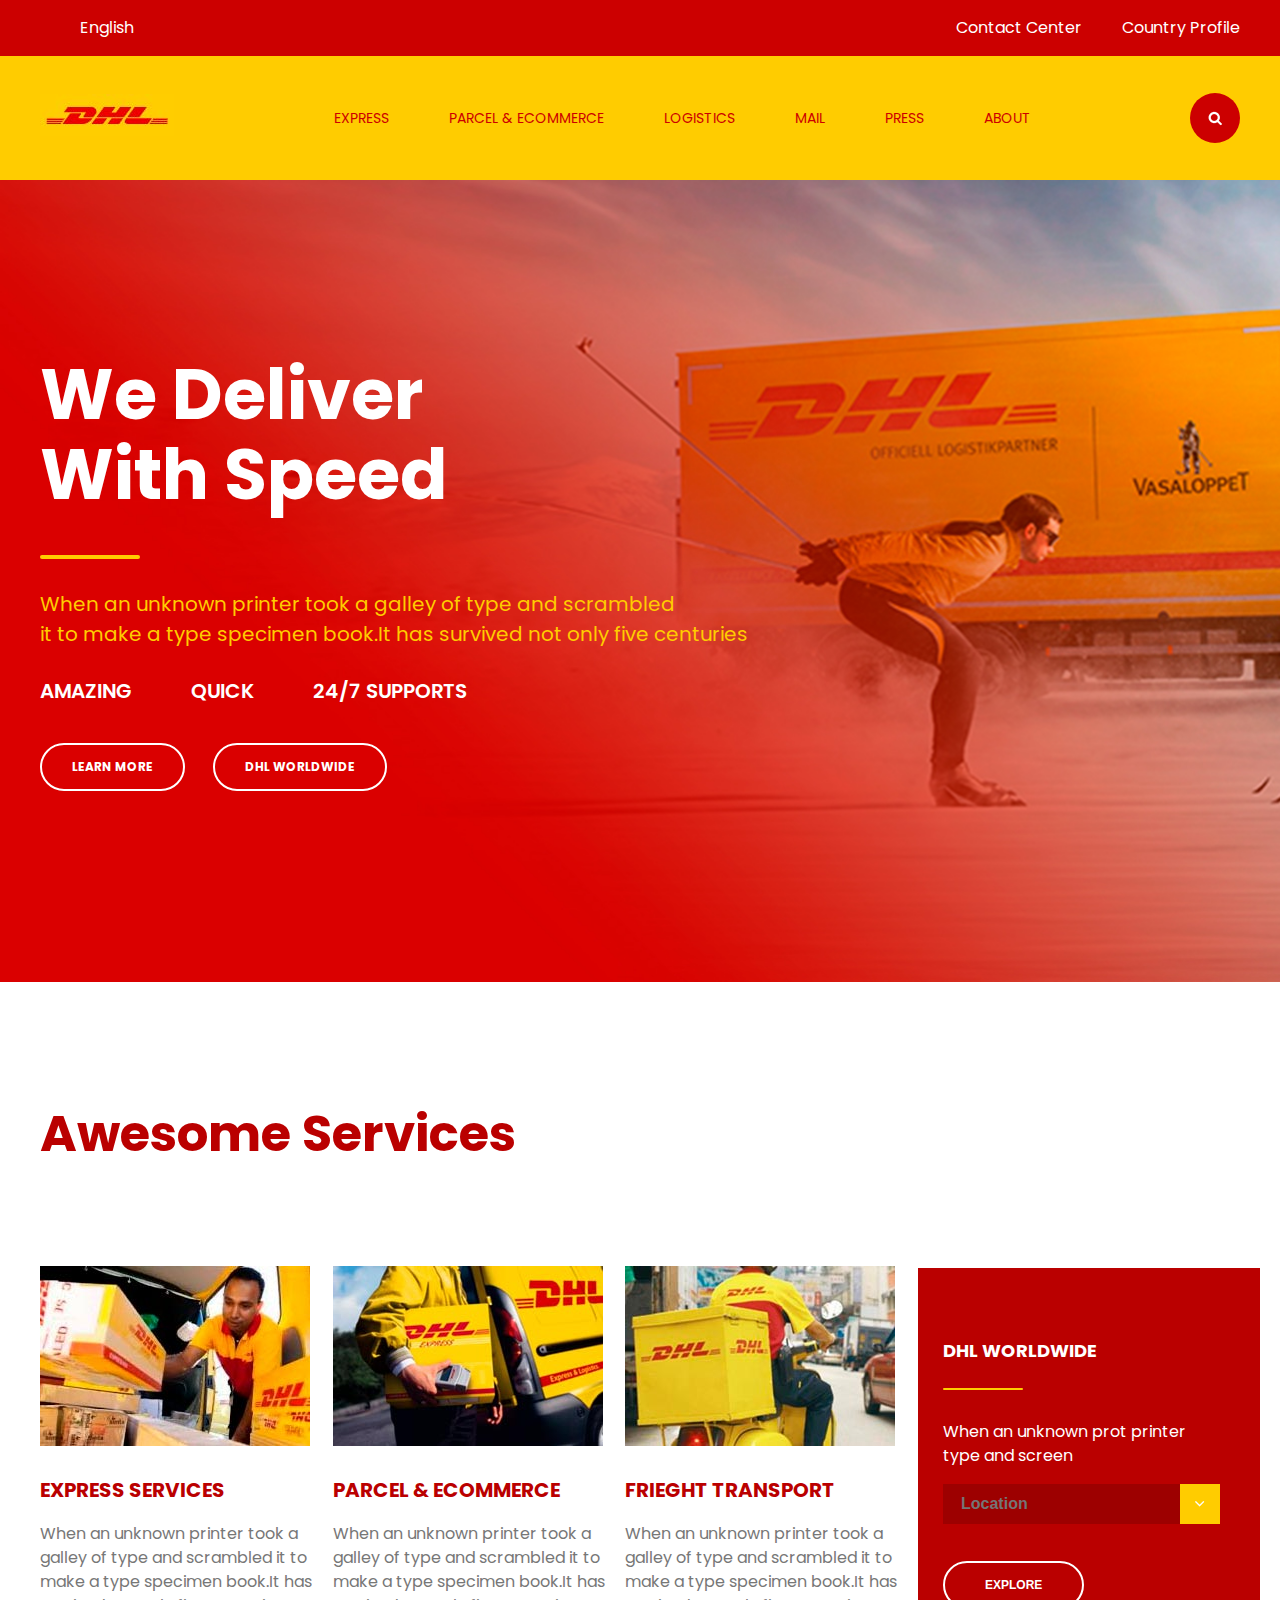
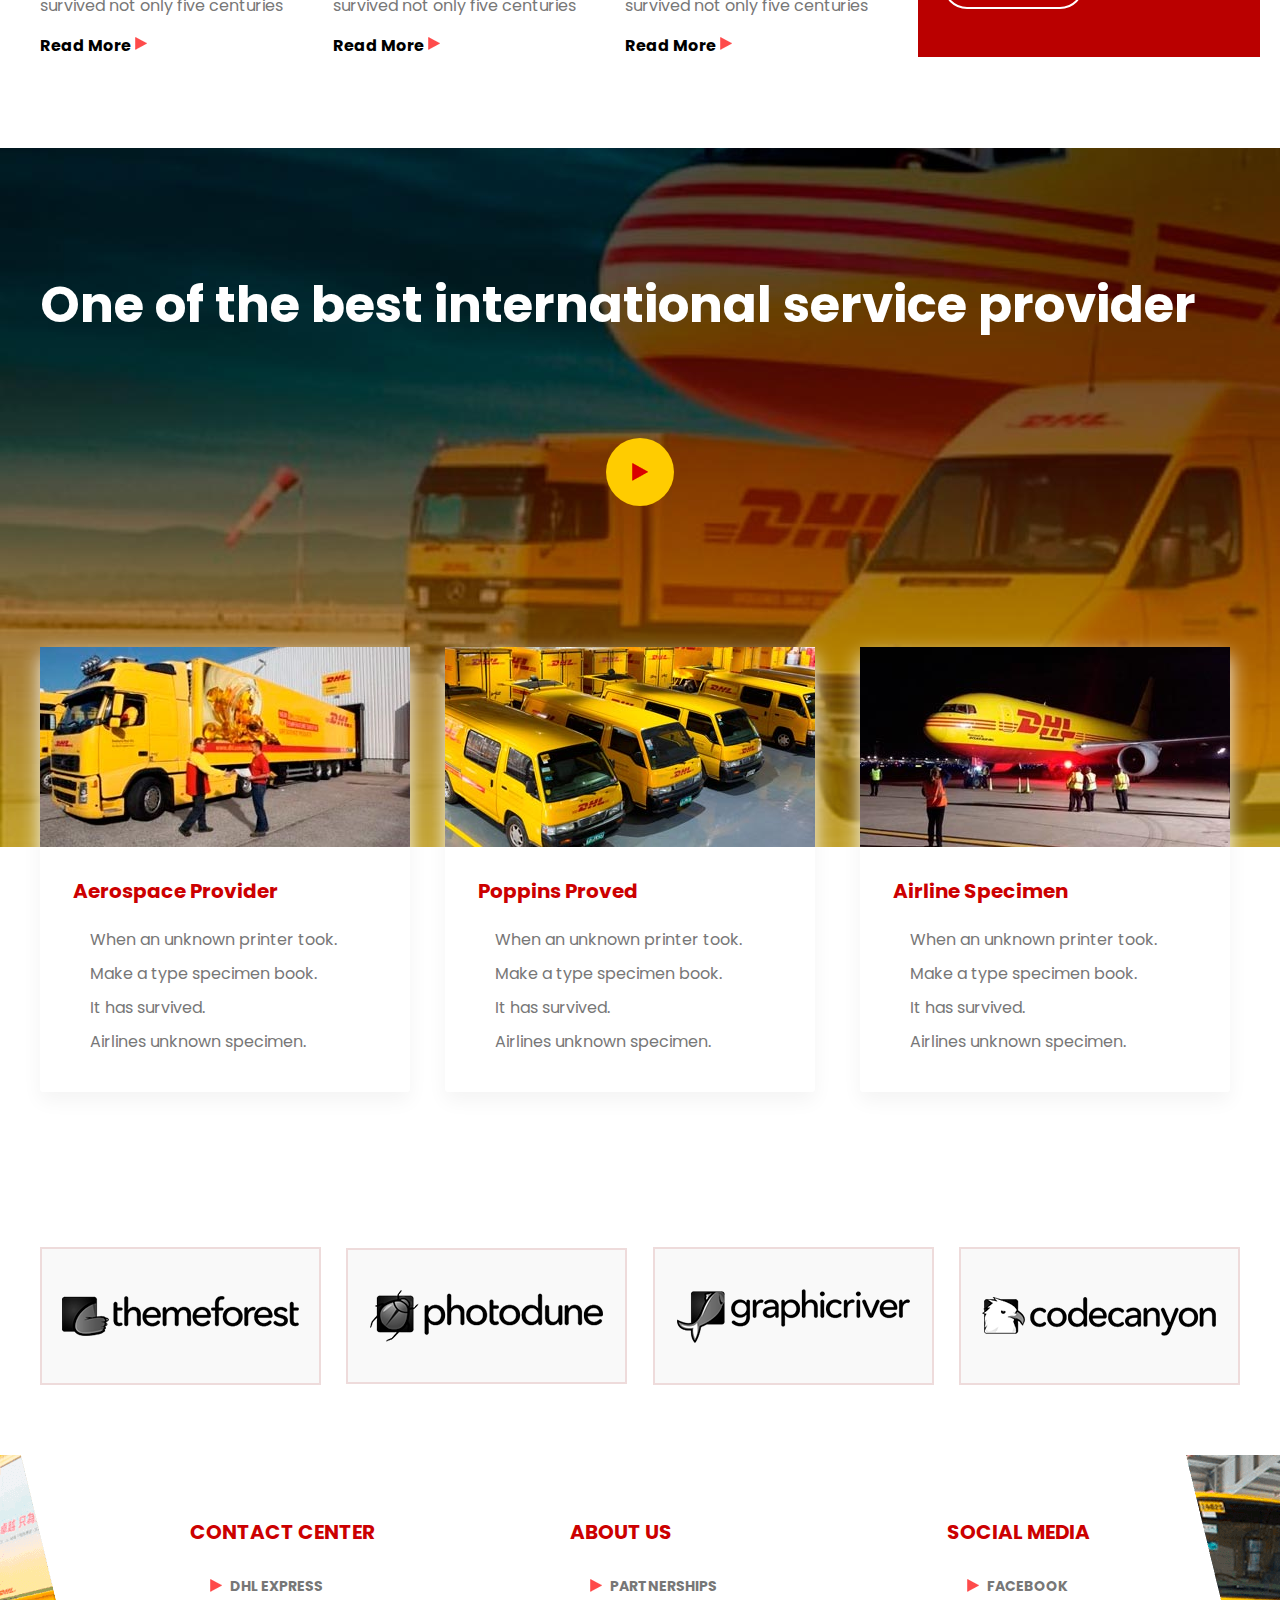
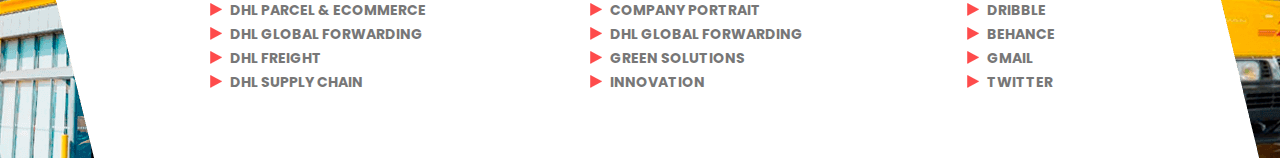
<file: DHL/index.html>
<!DOCTYPE html>
<html lang="en">
<head>
	<meta charset="UTF-8">
	<title>Document</title>
	<link href="https://fonts.googleapis.com/css?family=Poppins:400,500,600,700&display=swap" rel="stylesheet">
	<link rel="stylesheet" href="css-dhl/main.css">
</head>
<body>
	<header>
		<section class="header-menu">
			<div class="container">
				<ul class="lang">
					<li>English</li>
				</ul>
				<div class="country-menu">
					<a href="#">Contact Center</a>
					<ul class="country">
						<li>Country Profile</li>
					</ul>
				</div>
			</div>
		</section>
		<nav class="main-navigation">
			<div class="container">
				<a href="#"><img src="img/logo.jpg"></a>
				<ul class="site-navigation">
					<li><a href="">Express </a></li>
					<li><a href="">Parcel & Ecommerce</a></li>
					<li><a href="">Logistics</a></li>
					<li><a href="">Mail</a></li>
					<li><a href="">Press</a></li>
					<li><a href="">About</a></li>
				</ul>
				<button class="btn-search" type="submit"></button>
			</div>	
		</nav>
		<section class="speed-deliver">
			<div class="container">
				<h1>We Deliver With Speed</h1>
				<div class="element-1"></div>
				<p>When an unknown printer took a galley of type and scrambled<br> it to make a type specimen book.It has survived not only five centuries</p>
				<ul class="qualities">
					<li>Amazing</li>
					<li>Quick</li>
					<li>24/7 Supports</li>
				</ul>
				<ul class="btn-group">
					<li><a href="#" class="btn-learn">Learn More</a></li>
					<li><a href="#" class="btn-dhl">dhl worldwide</a></li>
				</ul>
			</div>	
		</section>
	</header>
	<main>
		<section class="services">
			<div class="container">
				<h2>Awesome Services</h2>
				<div class="services-list">
					<div class="service">
						<img src="img/service-1.jpg">
						<h3>Express Services</h3>
						<p>When an unknown printer took a galley of type and scrambled it to make a type specimen book.It has survived not only five centuries</p>
						<a href="">Read More </a>
					</div>
					<div class="service">
						<img src="img/service-2.jpg">
						<h3>parcel & ecommerce</h3>
						<p>When an unknown printer took a galley of type and scrambled it to make a type specimen book.It has survived not only five centuries</p>
						<a href="">Read More </a>
					</div>
					<div class="service">
						<img src="img/service-3.jpg">
						<h3>frieght transport</h3>
						<p>When an unknown printer took a galley of type and scrambled it to make a type specimen book.It has survived not only five centuries</p>
						<a href="">Read More </a>
					</div>
					<div class="service location">
						<h3>DHl Worldwide</h3>
						<div class="element-1"></div>
						<p>When an unknown prot printer type and screen</p>
						<form class="location-form">
							<input type="text" name="Location" placeholder="Location" class="location-input">
							<button class="btn-loc" ></button>
						</form>
						</ul>
						<button class="btn-explore">Explore</button>
					</div>
				</div>
			</div>
		</section>
		<section class="video-page">
			<div class="play-video"><a href="#"></a></div>
			<div class="container">
				<h4>One of the best international service provider</h4>
				<div class="provider-list">
					<div class="provider-item">
						<img src="img/provider-1.jpg">
						<h5>Aerospace Provider</h5>
						<p>When an unknown printer took.</p>
						<p>Make a type specimen book.</p>
						<p>It has survived.</p>
						<p>Airlines unknown specimen.</p>
					</div>
					<div class="provider-item provider-item-2">
						<img src="img/provider-2.jpg">
						<h5>Poppins Proved</h5>
						<p>When an unknown printer took.</p>
						<p>Make a type specimen book.</p>
						<p>It has survived.</p>
						<p>Airlines unknown specimen.</p>
					</div>
					<div class="provider-item">
						<img src="img/provider-3.jpg">
						<h5>Airline Specimen</h5>
						<p>When an unknown printer took.</p>
						<p>Make a type specimen book.</p>
						<p>It has survived.</p>
						<p>Airlines unknown specimen.</p>
					</div>
				</div>
			</div>
		</section>
		<section class="partners-page">
			<div class="container">
				<div class="partner partner-1">
				</div>
				<div class="partner partner-2">
				</div>
				<div class="partner partner-3">
				</div>
				<div class="partner partner-4">
				</div>
			</div>
		</section>
	</main>
	<footer class="main-footer">
		<div class="container">
			<div class="footer-list">
				<h5>Contact Center</h5>
				<ul>
					<li><a href="">DHL Express</a></li>
					<li><a href="">DHL Parcel & eCommerce</a></li>
					<li><a href=""> DHL Global Forwarding </a></li>
					<li><a href=""> DHL Freight</a></li>
					<li><a href=""> DHL Supply Chain</a></li>
				</ul>
			</div>
			<div class="footer-list">
				<h5>About Us</h5>
				<ul>
					<li><a href="">Partnerships</a></li>
					<li><a href=""> Company Portrait</a></li>
					<li><a href="">DHL Global Forwarding</a></li>
					<li><a href="">Green Solutions</a></li>
					<li><a href="">Innovation</a></li>
				</ul>
			</div>
			<div class="footer-list">
				<h5>Social Media</h5>
				<ul>
					<li><a href="">Facebook</a></li>
					<li><a href="">Dribble</a></li>
					<li><a href="">Behance</a></li>
					<li><a href="">Gmail</a></li>
					<li><a href="">Twitter</a></li>
				</ul>
			</div>
		</div>
	</footer>
</body>
</html>
</file>
<file: BlueRex/css/main.css>
body{
    font-family: 'Montserrat', sans-serif;
    min-width: 320px;
    color: #1d1d1d;
}

.scrollToTop{
    position: fixed;
    bottom: 60px;
    right:50px;
    border-radius: 4px;
    font-size: 32px;
    width: 50px;
    height: 50px;
    z-index: 2000;
    color: #ffffff;
    transition: all 0.5s;
    background: #da1757;
    border: 0;
    cursor: pointer;
    display: none;
}

.scrollToTop:hover{
    background-color: #ffffff;
    outline: 0;
    text-decoration: none;
    border: 1px solid #da1757;
    color: #da1757;
}

img{
    max-width: 100%;
    height: auto;
}

section{
    padding: 100px 0;
}

h3{
    font-style: italic;
    font-size: 42px;
    font-family: 'Palatino Linotype', 'Book Antiqua', Palatino, sans-serif;
}

h4{
    font-size: 46px;
    font-family: 'Palatino Linotype', 'Book Antiqua', Palatino, sans-serif;
    font-weight: 600;
    margin-bottom: 20px; 
}

.main-header{
    background: url(../img/main1.jpg) center no-repeat;
    background-size: cover;
    height: 100vh;
    position: relative;
    min-height: 700px;
}

.main-header .navbar-brand,
.main-header ul li a{
    color: #ffffff;
    font-weight: 600;
}

.main-header ul li a{
    font-size: 17px;
}

.main-header .navbar-brand{
    font-size: 41px;
}

.main-header .navbar-toggler{
    color: #ffffff;
}

.main-header ul li a::after{
    content: "";
    display: block;
    width: 100%;
    background-color: #ffffff;
    height: 2px;
    transform: scale(0);
    transition: all 0.3s;
}

.main-header ul li a:hover::after{
    transform: scale(1);
}

.main-header-text{
    position: absolute;
    top: 25%;
    left: 5%;
    max-width: 600px;
    color: #ffffff;
    padding: 20px;
}



.main-header-buttons{
    padding-left: 30px;
}

.main-header-buttons .btn{
    height: 60px;
    padding-left: 40px;
    padding-right: 40px;
    margin-right: 20px;
    margin-top: 30px;
    opacity: 0.8;
    box-shadow: 0 4px 16px rgba(0,0,0,0.35);
    transition: all 0.5s;
}

.main-header-buttons .btn:hover{
    color: #ffffff;
    opacity: 1;
}

.btn{
    font-size: 16px;
    font-weight: 600;
    color: #ffffff;
    text-transform: uppercase;
}

.btn-pink{
    background: #f42267;
}

.btn-violet{
    background: #763390;
}


.section-watch{
    background: url(../img/world_map.png) center no-repeat;
    background-size: cover;
}

.section-watch h3, 
.section-watch h4{
    color: #484848;
}

.section-tabs .nav-pills{
    margin-bottom: 25px;
}

.section-tabs .nav-pills .nav-link{
    font-size: 13px;
    font-weight: 600;
    text-transform: uppercase;
    padding: 14px 30px;
    color: #484848;
}

.section-tabs .nav-pills .nav-item .nav-link.active{
    background-color: #f42267;
    color: #ffffff;
    box-shadow: 0 4px 16px rgba(0, 0,0, 0.35);
}

.btn-shadow{
    box-shadow: 0 10px 0 #ff5990;
    border-radius: 10px;
    padding: 10px 25px;
    transition: all 0.3s;
}

.btn-shadow:hover{
    box-shadow: 0 5px 0 #ff5990;
    color: #ffffff;
    background: #f42267;
}

.section-watch .btn{
    margin-top: 35px;
}

.section-progress{
    background: #4b2d7f;
    padding: 0;
}

.progress-item .num{
    font-size: 50px;
    color: #ffffff;
    font-weight: 600;
    margin: 30px 0 20px;
}

.progress-item h4{
    color: #ffffff;
    font-size: 30px;
    font-weight: 300;
}

.progress-item h4 span{
    font-weight: 600;
}

.progress-item p{
    color: #9583b4;
}

.section-progress .progress-item:hover{
    background: #40286a;
}

.section-progress .progress-item{
    padding-top: 80px;
    padding-bottom: 80px;
    transition: all 0.3s;
}


.section-lets{
    background: url(../img/letsgrow-background.jpg) center no-repeat;
    background-size: cover;
    color: #ffffff;
}


.section-design h3,
.section-design h4{
    color: #484848;
}

.section-design h3{
    font-size: 33px;
}

.section-design h2{
    font-size: 25px;
    font-weight: 600;
    color: #484848;
    margin: 10px 0;
}

.section-design img{
    padding-left: 15px;
    width: 66px;
    height: 60px;
}

.section-design p{
    font-size: 14px;
}


.embed-responsive{
    position: relative;
    border-radius: 10px;
}

#videoPlayBtn{
    width: 100%;
    height: 100%;
    z-index: 10;
    position: absolute;
    top: 0;
    cursor: pointer;
    background: url(../img/play.png) no-repeat center;
}


.section-work{
    background: #f1f1f1;
}

.section-work .nav-pills{
    margin: 30px 0;
}

 .gallery-item{
    margin-bottom: 30px;
}

.gallery-item a img{
    transition: all 0.3s;
}

.gallery a:hover img{
    box-shadow: 0 14px 30px -15px rgba(0, 0,0, 0.3)
}


.section-reviews{
    background: url(../img/reviews-bg.jpg) no-repeat center;
    background-size: cover;
    padding-top: 20px;
    padding-bottom: 0;
}

.section-reviews .carousel-caption{
    top: 5%;
    bottom: auto;
    text-align: left;
}

.section-reviews .blockquote{
    font-style: italic;
    font-weight: 500;
    font-size: 25px;
    position: relative;
    padding-left: 40px;
    margin-top: 70px;
}

.section-reviews .blockquote::before{
    content: "\201C";
    float: left;
    font-size: 150px;
    font-weight: 500;
    font-style: italic;
    color: #f42267;
    position: absolute;
    top: -80px;
    left: -33px;

}

.section-form{
    background: url(../img/form-bg.jpg) center no-repeat;
    background-size: cover;
    color: #ffffff;
}

.section-form h5{
    font-size: 30px;
    font-weight: 600;
    margin-bottom: 20px;
}

.section-form form{
    margin-top: 50px;
}


.section-form .btn{
    background: #4b2d7f;
    box-shadow: 0px 7px 0px #a57ee9;
}


.section-form .btn:hover{
    background: #3a2362;
    box-shadow: 0px 4px 0px #a57ee9;
}



.section-form .form-control{
    height: 51px;
    background-color: rgba(255, 255,255, 0.35);
    color: #ffffff;
    border: none;
    padding-left: 40px;
    padding-right: 40px;
    margin-bottom: 20px;
}


.section-form .form-control::placeholder{
    color: #fff;
}


.footer{
    background: url(../img/world_map.png) no-repeat center;
    background-size: cover;
    padding: 100px 0;
    font-family: 'Poppins', sans-serif;
}

.footer h5{
    font-size: 25px;
    color: #4b2d7f;
    font-weight: 700;
}

.footer ul{
    list-style: none;
    padding-left: 10px;
}

.footer ul a{
    font-size: 15px;
    font-weight: 600;
    color: #171717;
}


.footer-images img{
    margin-bottom: 20px;
    border-radius: 15px;
}

.copyright{
    background: #f6f6f6;
    padding:50px 0;
    font-family: 'Poppins', sans-serif;
}

.copyright a,
.copyright span{
    color: #171717;
    font-size: 18px;
    font-weight: 600;
    position: relative;
}

.copyright a:hover{
    text-decoration: underline;
}

.copyright li a::after,
.copyright li span::after{
	content: '\00B7';
	position: absolute;
	right: -3px;
}
.copyright li:last-child a::after,
.copyright li:last-child span::after{
	content: '';
}



@media only screen and (max-width : 992px) {
    .main-header-text{
        background: rgba(0, 0, 0,0.3 );
    }

    .section-watch{
        padding: 50px 0;
    }

    .section-reviews h3,
    .section-reviews h4{
        font-size: 25px;
    }

    .section-reviews .blockquote{
        font-size: 17px;
        padding-left: 20px;
        margin-top: 40px;
    }

    .section-reviews .blockquote::before{
        font-size: 80px;
        top: -40px;
    }   

    .footer,
    .copyright{
        padding: 40px 0;
    }
}


.section-content{
    padding: 40px 0;
}

.article-blog{
    border: 1px solid #ccc;
    padding: 20px;
    transition: all 0.3s;
    margin-bottom: 30px;
}

.article-blog:hover{
    box-shadow: 0 14px 30px -15px rgba(0,0,0,.75);
}

.article-blog h2{
    font-size: 20px;
    margin-bottom: 0;
    font-weight: 600;
}

.article-blog a{
    color: #484848;
	transition: all .5s;
}

.article-blog a:hover{
    color: #f42267;
	text-decoration: none;
}

.aricle-date{
    color: #da1757;
	font-size: 13px;
	font-weight: 600;
}


.thumb{
    border: 5px solid #fff;
    box-shadow: 0 0 10px rgba(0,0,0,.1);
	margin: 0 20px 20px 0;
	float: left;
}

.article-blog .more{
    color: #da1757;
}

.article-blog .more:hover{
    text-decoration: underline;
}


.widget-title{
	color: #484848;
	font-size: 20px;
	font-weight: 600;
	margin-bottom: 25px;
	position: relative;
}

.widget-title::after{
    content: '';
    height: 2px;
    position: absolute;
    left: 0;
    width: 30px;
    background-color: #da1757;
    top: 30px;
}

.widget-categories ul{
	padding: 0;
	margin: 0;
	list-style: none;
}

.widget-categories ul li a{
	padding-left: 10px;
	font-size: 14px;
	color: #2f2f2f;
	margin-bottom: 10px;
	display: inline-block;
	transition: all .5s;
}

.widget-categories ul li a:hover{
	color: #da1757;
}

.widget-categories ul li::before{
	content: '\f138';
	font-family: 'Font Awesome 5 Free';
	font-weight: 900;
	color: #da1757;
	font-size: 14px;
}



.page-link{
    color: #da1757;
	transition: all .5s;
	padding-left: 1rem;
	padding-right: 1rem;
}

.page-link:hover{
    background-color: #da1757;
	color: #fff;
	border-color: #f42267;
}

.page-item.active .page-link{
	background-color: #da1757;
	border-color: #da1757;
}



















@media only screen and (max-width : 991px) {
    .main-header.navbar-nav{
        background: linear-gradient(45deg, #ed1b33 0%,#442e82 100%);
        position: relative;
        z-index: 1;
        padding: 0 15px;
    }
}    

@media only screen and (max-width : 768px) {
    .main-header-text{
        left: 0;
        max-width: 100%;
        margin: 0;
    }

    h3, h4{
        font-size: 30px;
    }

    .section-progress .progress-item{
        padding-top: 40px;
        padding-bottom: 40px;
    }

    
}    

@media only screen and (max-width : 600px) {
    .main-header-text{
        top: 90px;
    }

    .main-header-buttons .btn{
        display: block;
        width: 100%;
        margin-bottom: 7px;
    }

    .main-header-buttons .btn:last-child{
        margin-top: 0;
    }
}    

@media only screen and (max-width : 576px) {
    .section-reviews .carousel-caption{
        position: static;
        width: 70%;
        margin: auto;
    }

    .section-reviews .blockquote::before{
        font-size: 60px;
        top: -30px;
        left: -15px;
    }   

}


@media only screen and (max-width : 480px) {
    .section-watch .nav-pills .nav-link{
        padding: 8px 16px;
    }
    .section-watch .nav-pills .nav-item{
        width: 100%;
    }        
    .thumb{
		float: none;
		width: 100%;
	}
}

@media only screen and (max-width : 380px) {
    .main-header .navbar-brand{
        font-size: 30px;
    }
}
</file>
<file: device/css/style.css>
@font-face {
  font-weight: 800;
  font-family: "Gilroy";
  font-style: normal;

  src: url("../fonts/gilroyextrabold.woff2") format("woff2"),
  url("../fonts/gilroyextrabold.woff") format("woff");
}

@font-face {
  font-weight: 300;
  font-family: "Gilroy";
  font-style: normal;

  src: url("../fonts/gilroylight.woff2") format("woff2"),
  url("../fonts/gilroylight.woff") format("woff");
}



body{
	margin: 0;
	padding: 0;
	font-family: "Open Sans", "Arial", sans-serif;
	font-weight: 300;
	font-size: 15px;
	line-height: 30px;
	color: #464646;
	letter-spacing: 0.01em;
	overflow-x: hidden;
  padding-top: 40px;
}

a {
	text-decoration: none;
  outline: none;
}

input:active,
input:focus {
  outline:none;
}

.btn {
  position: relative;
  z-index: 1;

  display: block;
  padding-top: 10px;
  padding-bottom: 10px;

  font-weight: 800;
  font-size: 18px;
  line-height: 24px;
  font-family: "Gilroy", "Arial", sans-serif;
  text-align: center;
  color: #000000;
  text-transform: uppercase;
  letter-spacing: 0.2em;

  background: none;
  border: none;
  cursor: pointer;
}

.btn::before {
  content: "";
  position: absolute;
  top: 50%;
  left: -2px;
  z-index: -1;

  width: inherit;
  height: 8px;
  margin-top: -5px;

  background-color: #f0c52e;
}

.btn:hover::before,
.btn:focus::before {
  top: 0;

  height: 40px;
  margin: 0;

  transition: all 0.3s linear;
}

.btn:active::before {
  top: 0;

  height: 40px;
  margin: 0;

  color: rgba(0, 0, 0, 0.3);

  transition: all 0.3s linear;
}

.visually-hidden {
  position: absolute;

  width: 1px;
  height: 1px;
  margin: -1px;
  padding: 0;
  overflow: hidden;

  border: 0;

  clip: rect(0 0 0 0);
}

.container{
	max-width: 1200px;
	margin: 0 auto;
	padding: 0 20px;
}

.page-header{
  color: #000;
  background: #f7e296;
  position: relative;
}

.page-header__logo{
  position: absolute;
  top: -19px;
  left: 59px;
}

.page-header__logo a{ 
  cursor: pointer;
}

.page-header__logo a:hover,
.page-header__logo a:focus{
  opacity: 0.6;
  transition: all 0.2s linear;
}

.page-header__logo a:active {
  opacity: 0.3;
}

.page-header__logo img {
  width: 164px;
  height: 36px;
}

.main-nav{
  padding-top: 30px;
  padding-bottom: 160px;
  padding-right: 57px;
  padding-left: 60px;
}

.main-nav__user-list{
  display: flex;
  flex-wrap: wrap;
  justify-content: space-between;
  margin: 0;
  padding: 0;
  padding-bottom: 40px;
  list-style: none;
}

.main-nav__user-item {
  padding-top: 15px;
  padding-bottom: 15px;
  padding-left: 27px;
}

.main-nav__user-item--search{
  width: 540px;
}

.main-nav__user-item--login{
  width: 100px;
  padding-left: 16px;
}

.main-nav__user-item--compare{
  width: 90px;
  padding-right: 0;
  margin-left: 160px;

}

.main-nav__user-item--cart{
  width: 87px;
  text-align: right;
}

.main-nav__search{
  display: flex;
  justify-content: space-between;
  width: 440px;
  position: relative;
}

.main-nav__search-label{
  position: absolute;
  background: url(../img/search.svg) no-repeat;
  width: 20px;
  height: 20px;
  left: -24px;
  top: 11px;
  cursor: pointer;
}

.main-nav__search-input{
  width: 320px;
  padding-top: 5px;
  padding-bottom: 12px;
  margin-left: 10px;
  font-weight: 300;
  font-size: 15px;
  line-height: 30px;
  font-family: "Open Sans", "Arial", sans-serif;
  color: #000;
  background: transparent;
  border: none;
  outline:none;
  cursor: pointer; 
  position: relative;
  margin-top: 0;
}

.main-nav__search-btn{
  position: absolute;
  display: block;
  left: 330px;
  top: 0px;
  width: 85px;
  padding-top: 15px;
  padding-bottom: 16px;
  background: transparent;
  border: 2px solid #000;
  cursor: pointer;
  opacity: 0;
  font-size: 15px;
  margin: 0;
}

.main-nav__search-btn:hover{
  color: #fff;
  background: #000;
  transition: all 0.1s linear;
  opacity: 1;
}

.main-nav__search-btn:focus {
  color:#747474;
  background:#000;
  opacity:1;
  z-index: 0;
}

.main-nav__user-item--login{

}

.main-nav__user-link{
  color: #000;
  position: relative;
}

.main-nav__user-link:hover{
  opacity: 0.6;
}

.main-nav__user-link:hover::before {
  opacity: 0.6;
}

.main-nav__user-link:active {
  opacity: 0.3;
}

.main-nav__user-link:active::before {
  opacity: 0.3;
}

.main-nav__user-link::before{
  content: "";
  width: 13px;
  height: 12px;
  position: absolute;
}

.main-nav__user-link--login::before {
  background: url(../img/user.svg) no-repeat;
  bottom: 4px;
  left: -21px;
}

.main-nav__user-link--compare::before {
  background: url(../img/compare.svg) no-repeat;  
  bottom: 3px;
  left: -18px;
}


.main-nav__user-link--cart::before {
  background: url(../img/cart.svg) no-repeat;  
  bottom: 4px;
  left: -21px;
}

.main-nav__list{
  display: flex;
  justify-content:space-between;
  flex-wrap: wrap;
  padding: 0;
  margin: 0;
  list-style: none;
}

.main-nav__item--catalog{
  width: 540px;
  position: relative;
}

.main-nav__item--delivery {
  width: 150px;
}

.main-nav__item--warranty {
  width: 140px;
}

.main-nav__item--contacts {
  width:180px;
  text-align: right;
}

.main-nav__link{
  font-size: 18px;
  font-weight: 800;
  line-height: 24px;
  font-family: "Gilroy", "Arial", sans-serif;
  color: #000;
  letter-spacing: 0.2em;
  text-transform: uppercase;
  cursor: pointer;
  padding: 0;
  margin: 0;
}


.main-nav__link:hover {
  opacity: 0.6;
}

.main-nav__link:active {
  opacity: 0.3;
}

.main-nav__link--catalog{
  position: relative;
}

.main-nav__link--catalog:hover + .main-nav__sub-wrap {
  display: block;
}

.main-nav__link--catalog::before{
  content: "";
  position: absolute;
  width: 16px;
  height: 2px;
  background: #b8a974;
  right: -30px;
  top: 9px;

}

.main-nav__link--catalog::after{
  content: "";
  position: absolute;
  width: 2px;
  height: 16px;
  background: #b8a974;
  right: -23px;
  top: 2px;
}

.main-nav__sub-wrap{
  position: absolute;
  top: 22px;
  left: -60px;
  display:none; 
  width: 1110px;
  padding-top: 26px;
  padding-bottom: 34px;
  padding-left: 60px;
  background-color: #f7e296;
}

.main-nav__sub-wrap:hover {
  display: block;
}

.main-nav__sub-list{
  display: flex;
  flex-wrap: wrap;
  justify-content: space-between;
  width: 640px;
  margin: 0;
  padding: 0;
  font-weight: 300;
  font-size: 15px;
  line-height: 36px;
  font-family: "Open Sans", "Arial", sans-serif;
  letter-spacing: 0.01em;
}

.main-nav__sub-column{
  display: flex;
  flex-direction: column;
  width: 200px;
}

.main-nav__sub-column a{
  color: #000;
  display: block;
}

.main-nav__sub-column a:hover {
  opacity: 0.6;
}

.main-nav__sub-column a:active {
  opacity: 0.3;
}


.promo__slider{
  z-index: 1;
  
 
}

.promo-slider__item{
  position: relative;
  display: flex;
  margin-top: -80px;
  padding-bottom: 97px;
}


.promo-slider__img-wrap {
  width: 560px;
  margin-right: 40px;

  text-align: center;
}

.promo-slider__img-wrap--01 img {
  width: 384px;
  height: 486px;
  margin-top: -1px;
  margin-left: 5px;
}

.promo-slider__descr-wrap {
 
  width: 560px;
  padding-top: 78px;
}

.promo-slider__descr-wrap b {
  display: block;
  padding-bottom: 19px;

  font-weight: 800;
  font-size: 47px;
  line-height: 56px;
  font-family: "Gilroy", "Arial", sans-serif;
  color: #000000;
  letter-spacing: 0.01em;
}

.promo-slider__descr-wrap p {
  margin: 0;
  padding: 0;

  font-weight: 300;
  font-size: 15px;
  line-height: 30px;
  font-family: "Open Sans", "Arial", sans-serif;
  letter-spacing: 0.01em;
}

.promo-slider__descr-wrap--1 p {
  width: 490px;
}

.promo-slider__descr-wrap .btn {
  width: 220px;
  margin-top: 42px;
  margin-bottom: 46px;
  margin-left: 2px;

  background: none;
  border: none;
}

.btn-more{
  position: relative;
}

.promo-slider__advantages {
  display: table;
  border-collapse: collapse;
  text-align: left;
  position: absolute;
  left: 600px;
  top: 400px;
  margin: 0;
  padding: 0;
}

.promo-slider__advantages--1 {
  width: 465px;
}

.promo-slider__advantages-col {
  margin: 0;
  padding: 0;
  font-weight: 300;
  font-size: 36px;
  line-height: 48px;
  font-family: "Gilroy", "Arial", sans-serif;
  letter-spacing: 0.1em;
  color: #000000;
  width: 120px;
}

.promo-slider__advantages-col--first{
  padding-right: 74px;
}

.promo-slider__advantages-col--second{
  padding-right: 74px;
}

.promo-slider__advantages-descr {
  margin: 0;
  padding: 0;
  padding-top: 8px;

  font-size: 13px;
  line-height: 20px;
  text-align: left;
}


.main-goods{
  padding-bottom: 62px;
  padding-top: 69px;
}

.main-goods__list{
  display: flex;
  justify-content: space-between;
  flex-wrap: wrap;
  list-style: none;
  padding: 0;
  margin: 0;
}

.main-goods__item-wrap{
  width: 160px;
  height: 160px;
  background-color: rgba(240, 197, 46, 0.5);
  text-align: center;
  flex-direction: row;
}


.main-goods__item-wrap--vr img {
  width: 97px;
  height: 55px;
  margin-top: 52px;
}

.main-goods__item-wrap--selfie img {
  width: 86px;
  height: 117px;
  margin-top: 39px;
}

.main-goods__item-wrap--cam img {
  width: 71px;
  height: 87px;
  margin-top: 39px;
}

.main-goods__item-wrap--fit img {
  width: 107px;
  height: 65px;
  margin-top: 49px;
}

.main-goods__item-wrap--watch img {
  width: 56px;
  height: 98px;
  margin-top: 26px;
}

.main-goods__item-wrap--copter img {
  width: 132px;
  height: 69px;
  margin-top:48px;
}

.main-goods__item-link:hover .main-goods__item-wrap,
.main-goods__item-link:focus .main-goods__item-wrap {
  background-color: rgba(240, 197, 46, 1);
  transition: all 0.2s linear;
}

.main-goods__item-link:active .main-goods__item-img,
.main-goods__item-link:active .main-goods__item-name {
  opacity: 0.3;
}

.main-goods__item-name{
  font-weight: 800;
  font-size: 18px;
  line-height: 24px;
  color: #000;
  font-family: "Gilroy", "Arial", sans-serif;
  margin-top: 32px;
  padding: 0;
}


.services-slider{
  position: relative;
}

.services-slider::before {
  content: "";
  position: absolute;
  top: 163px;
  left: 0;
  z-index: -1;

  width: 100%;
  height: calc(100% - 164px);

  background-color: #e5e5e5;
}

.services-slider-wrap{
  z-index: 1;
  display: flex;
  padding-bottom: 118px;
}

.services-slider__item{
  position: relative;
  order:2;
  width: 460px;
  margin-left: 120px;
  padding-top: 136px;
}

.services-slider__item--delivery::before {
  content: "";
  position: absolute;
  width: 136px;
  height: 164px;
  background: url(../img/delivery.svg) no-repeat;
  right: -234px;
  top: 148px;
  z-index: 0;
}

.services-slider__item--warranty {
  margin-left: 121px;
}

.services-slider__item--warranty::before {
  content: "";
  position: absolute;
  top: 124px;
  right: -253px;
  z-index: 0;
  width: 171px;
  height: 195px;
  background-image: url("../img/warranty.svg");
  background-repeat: no-repeat;
}

.services-slider__item--credit::before {
  content: "";
  position: absolute;
  top: 124px;
  right: -258px;
  z-index: 0;

  width: 156px;
  height: 188px;

  background-image: url("../img/credit.svg");
  background-repeat: no-repeat;
}

.services-slider__item--credit {
  width: 430px;
}

.services-slider__item h3 {
  margin: 0;
  padding-bottom: 31px;
}

.services-slider__item p {
  margin: 0;
}

.services-slider__controls{
  position: relative;
  padding-top: 142px;
  padding-right: 120px;
}

.services-slider__controls::before {
  content: "";
  position: absolute;
  top: 63px;
  right: -4px;
  width: 7px;
  height: calc(100% - 15px);
  background-color: #000000;
}

.services-slider__control{
  position: relative;
  z-index: 1;
  display: block;
  order: 1;
  width: 160px;
  margin-bottom: 20px;
  padding-top: 10px;
  padding-bottom: 10px;
  padding-left: 3px;
  font-weight: 800;
  font-size: 18px;
  line-height: 24px;
  font-family: "Gilroy", "Arial", sans-serif;
  text-align: center;
  color: #000000;
  text-transform: uppercase;
  letter-spacing: 0.2em;
  cursor: pointer;
}

.services-slider__control::before {
  content: "";
  position: absolute;
  top: 50%;
  left: 0;
  z-index: -1;

  width: 160px;
  height: 8px;
  margin-top: -4px;

  background-color: #f0c52e;
}

.services-slider__control::after {
  content: "";
  position: absolute;
  top: 0;
  left: 160px;
  z-index: -1;

  width: 0;
  height: 40px;

  background-color: #000000;
}

.services-slider__control:hover::before {
  height:40px;
  top: 0; 
  transition: all 0.3s linear;
  margin: 0;
}


.services-slider__input[id="services-control-1"]:checked ~ .services-slider__controls label[for="services-control-1"],
.services-slider__input[id="services-control-2"]:checked ~ .services-slider__controls label[for="services-control-2"],
.services-slider__input[id="services-control-3"]:checked ~ .services-slider__controls label[for="services-control-3"] {
  color: #f7e184;
}

.services-slider__input[id="services-control-1"]:checked ~ .services-slider__controls label[for="services-control-1"]::before {
  top: 0px;
  z-index:-1 ;

  height: 40px;
  margin: 0;

  color: #f7e184;

  background-color: #000000;

  transition: all 0.3s linear;
}

.services-slider__input[id="services-control-1"]:checked ~ .services-slider__controls label[for="services-control-1"]::after {
  top: 0px;
  z-index: -1;

  width: 120px;
  height: 40px;
  margin: 0;

  color: #f7e184;

  background-color: #000000;

  transition: all 0.3s linear;
}
.services-slider__input[id="services-control-2"]:checked ~ .services-slider__controls label[for="services-control-2"]::before {
  top: 0;
  z-index: -1;

  height: 40px;
  margin: 0;

  color: #f7e184;

  background-color: #000000;

  transition: all 0.3s linear;
}

.services-slider__input[id="services-control-2"]:checked ~ .services-slider__controls label[for="services-control-2"]::after {
  top: 0;
  z-index: -1;

  width: 120px;
  height: 40px;
  margin: 0;

  color: #f7e184;

  background-color: #000000;

  transition: all 0.3s linear;
}

.services-slider__input[id="services-control-3"]:checked ~ .services-slider__controls label[for="services-control-3"]::before {
  top: 0;
  z-index: -1;

  height: 40px;
  margin: 0;

  color: #f7e184;

  background-color: #000000;

  transition: all 0.3s linear;
}

.services-slider__input[id="services-control-3"]:checked ~ .services-slider__controls label[for="services-control-3"]::after {
  top: 0;
  z-index: -1;

  width: 120px;
  height: 40px;
  margin: 0;

  color: #f7e184;

  background-color: #000000;

  transition: all 0.3s linear;
}

.services-slider__input[id="services-control-2"]:checked ~ .services-slider__controls label[for="services-control-2"]::before,
.services-slider__input[id="services-control-3"]:checked ~ .services-slider__controls label[for="services-control-3"]::before,
.services-slider__input[id="services-control-1"]:checked ~ .services-slider__controls label[for="services-control-1"]::before,
.services-slider__input[id="services-control-2"]:checked ~ .services-slider__controls label[for="services-control-2"]::before,
.services-slider__input[id="services-control-3"]:checked ~ .services-slider__controls label[for="services-control-3"]::before {
  display: block;
  outline: none;
}

.services-slider__input[id="services-control-1"]:checked ~ .services-slider__item--warranty,
.services-slider__input[id="services-control-1"]:checked ~ .services-slider__item--credit,
.services-slider__input[id="services-control-2"]:checked ~ .services-slider__item--delivery,
.services-slider__input[id="services-control-2"]:checked ~ .services-slider__item--credit,
.services-slider__input[id="services-control-3"]:checked ~ .services-slider__item--delivery,
.services-slider__input[id="services-control-3"]:checked ~ .services-slider__item--warranty {
  display: none;
  outline: none;
}

.services-slider__item h3 {
  font-weight: 800;
  font-size: 47px;
  line-height: 48px;
  font-family: "Gilroy", "Arial", sans-serif;
  color: #000000;
}


.main-brands{
  padding-top: 100px;
  padding-bottom: 90px;
}

.main-brands__list{
  display: flex;
  flex-direction: row;
  justify-content: space-between;
  flex-wrap: wrap;
  margin: 0;
  padding: 0;
  list-style: none;
}

.main-brands__item {
  width: 260px;
  height: 100px;
  display: flex;
  flex-direction: row;
  justify-content: center;
}

.main-brands__link {
  width: 260px;
  height: 100px;

  opacity: 0.2;
}

.main-brands__link:hover,
.main-brands__link:focus {
  opacity: 1;
  transition: all 0.3s linear;
}

.main-brands__link--dji {
  background: url("../img/main-brands-dji-gray.png") ;
}

.main-brands__link--dji:hover,
.main-brands__link--dji:focus {
  background-image: url("../img/main-brands-dji.png");
}

.main-brands__link--spg {
  background-image: url("../img/main-brands-spg-gray.png") ;
  background-repeat: no-repeat;
}

.main-brands__link--spg:hover,
.main-brands__link--spg:focus {
  background-image: url("../img/main-brands-spg.png");
}

.main-brands__link--gopro {
  background-image: url("../img/main-brands-gopro-gray.png") ;
}

.main-brands__link--gopro:hover,
.main-brands__link--gopro:focus {
  background-image: url("../img/main-brands-gopro.png");
}

.main-brands__link--vive {
  background-image: url("../img/main-brands-vive-gray.png");
}

.main-brands__link--vive:hover,
.main-brands__link--vive:focus {
  background-image: url("../img/main-brands-vive.png") ;
}

.main-info-wrap{
  display: flex;
  justify-content: space-between;
  flex-wrap: wrap;
  padding-top: 52px;
  padding-bottom: 79px;
}

.main-info{
  width: 550px;
  position: relative;
}

.main-info::before {
  content: "";
  position: absolute;
  top: -52px;
  left: 0;

  width: 80px;
  height: 7px;

  background-color: #000000;
}


.main-info .btn,
.main-contacts .btn {
  width: 260px;

  background: none;
  border: none;
}

.main-info h3,
.main-contacts h3 {
  margin: 0;
  padding-bottom: 48px;
  font-weight: 800;
  font-size: 47px;
  line-height: 48px;
  color: #000;
  font-family: "Gilroy", "Arial", sans-serif;
}

.main-info__descr{
  padding-bottom: 66px;
}

.main-info__descr p{
  width: 485px;
}

.main-info__delivery-list{
  list-style: none;
  margin: 0;
  padding: 0;
  padding-bottom: 72px;
  padding-left: 36px;
  font-weight: 800;
  font-size: 16px;
  line-height: 40px;
  font-family: "Gilroy", "Arial", sans-serif;
  color: #000000;
}

.main-info__delivery-item{
  position: relative;
}

.main-info__delivery-item::before{
  content: "";
  width: 8px;
  height: 8px;
  border: 2px solid #e6e6e6;
  border-radius: 50%;
  position: absolute;
  top: 14px;
  left: -30px;
}
.main-info .btn {
  margin-left: 3px;
}

.main-contacts {
  width: 570px;
  position: relative;
}

.main-contacts::before {
  content: "";
  position: absolute;
  top: -52px;
  left: 0;

  width: 80px;
  height: 7px;

  background-color: #000000;
}

.main-contacts h3 {
  margin-left: -3px;
}

.main-contacts p{
  padding-bottom: 40px;  
}

.main-contacts__map {
  display: block;
  margin: 0;
  padding: 0;
}

.main-contacts__map img {
  width: 560px;
  height: 222px;
}

.main-contacts__btn{
  margin-top: 60px;
}


.page-footer{
  padding-top: 64px;
  padding-bottom: 62px;
  color: #fff;
  background: #464646;
  margin: 0;
}

.page-footer__user-panel{
  display: flex;
  justify-content: space-between;
  flex-wrap: wrap;
  align-items: center;
}

.page-footer__logo {
  padding-top: 2px;
}

.page-footer__logo img {
  width: 164px;
  height: 36px;
}

.page-footer__user-list{
  display: flex;
  justify-content: space-between;
  flex-wrap: wrap;
  align-items: center;
  list-style: none;
  margin: 0;
  padding: 0;
}

.page-footer__user-item{
  text-align: right;
}

.page-footer__user-item--login{
  margin-right: 53px;
  width: 100px;
}

.page-footer__user-item--compare{
  margin-right: 53px;
  width: 100px;
}

.page-footer__user-item--cart {
  width: 100px;
}
.page-footer__logo a {
  cursor: pointer;
}

.page-footer__logo a:hover {
  opacity: 0.6;

  transition: all 0.2s linear;
}

.page-footer__logo a:active {
  opacity: 0.3;
}

.page-footer__user-link{
  position: relative;
  padding: 0;
  text-align: right;
  color: rgba(255, 255, 255, 0.7);
}


.page-footer__user-link:hover {
  color: rgba(255, 255, 255, 1);
}

.page-footer__user-link:active {
  color: rgba(255, 255, 255, 0.3);
}

.page-footer__user-link::before{
  content: "";
  position: absolute;
  width: 13px;
  height: 12px;
  background-repeat: no-repeat;
  top: 3px;
  left: -24px;
}

.page-footer__user-link--login::before{
  background: url(../img/yellow-user.svg);
}

.page-footer__user-link--compare::before{
  background: url(../img/yellow-compare.svg);
  background-repeat: no-repeat;
  left: -20px;
}

.page-footer__user-link--cart::before {
  background-image: url("../img/yellow-cart.svg");
}

.page-footer__info{
  display: flex;
  flex-wrap: wrap;
  justify-content: space-between;
  padding-top: 20px;
  padding-bottom: 62px;
  align-items: center;
}

.page-footer__services{
  display: flex;
  justify-content: space-between;
  padding-top: 6px;
  flex-wrap: wrap;
}

.page-footer__services-link{
  margin: 0 auto;
  font-weight: 800;
  font-size: 18px;
  line-height: 24px;
  font-family: "Gilroy", "Arial", sans-serif;
  text-align: center;
  color: rgba(255, 255, 255, 1);
  text-transform: uppercase;
  letter-spacing: 0.2em;
  padding: 0;
}

.page-footer__services a:hover {
  color: rgba(255, 255, 255, 0.6);
}

.page-footer__services a:active {
  color: rgba(255, 255, 255, 0.3);
}

.page-footer__services-link--delivery{
  margin-right: 28px;
}

.page-footer__services-link--warranty{
  margin-right: 28px;
}

.page-footer__phone{
  text-align: right;
}

.page-footer__phone a {
  color: #ffffff;
}

.page-footer__links {
  position: relative;

  display: flex;
  flex-wrap: wrap;
  justify-content: flex-end;
}

.page-footer__links::before {
  content: "";
  position: absolute;
  bottom: 22px;
  left: 1px;

  width: 80px;
  height: 7px;

  background-color: #ffc600;
}

.page-footer__links-wrap {
  display: flex;
  flex-wrap: wrap;
  justify-content: space-between;
  width: 690px;
}

.page-footer__social-list {
  display: flex;
  flex-wrap: wrap;
  justify-content: space-between;
  width: 148px;
  margin: 0;
  padding-top: 2px;

  list-style-type: none;
}

.page-footer__social-link {
  position: relative;

  width: 32px;
  height: 32px;

  opacity: 0.3;
}

.page-footer__social-link::before {
  content: "";
  position: absolute;

  width: 32px;
  height: 32px;

  background-repeat: no-repeat;
}


.page-footer__social-link--fb::before{
  background: url(../img/fb.svg);
}

.page-footer__social-link--inst::before{
  background: url(../img/instagram.svg);
}

.page-footer__social-link--tw::before {
  background-image: url(../img/twitter.svg);
}

.page-footer__social-link:hover,
.page-footer__social-link:focus {
  opacity: 0.7;

  transition: all 0.2s linear;
}

.page-footer__social-link:active {
  opacity: 0.1;
}

.page-footer__copyright img {
  width: 27px;
  height: 35px;
}

.page-footer__copyright a:hover,
.page-footer__copyright a:focus {
  opacity: 0.6;

  transition: all 0.2s linear;
}

.page-footer__copyright a:active {
  opacity: 0.3;
}
</file>
<file: DHL/css-dhl/main.css>
body{
	margin: 0;
	padding: 0;
	font-family: 'Poppins', sans-serif;
	font-weight: 400;
	font-size: 16px;
	line-height: 1.5em;
	color: #777777;
	height: 100%;
}

a{
	text-decoration: none;
}

img{
	max-width: 100%;
	height: auto;
	margin: 0;
	padding: 0;
}

.container{
	width: 1200px;
	margin: 0 auto;
	padding: 0;
}

.header-menu{
	background: #cc0000;
	background-size: cover;
	margin: 0;
	color: #fff;
}

.header-menu li{
	list-style: none;
}

.header-menu .container{
	display: flex;
	justify-content: space-between;
	flex-direction: row;
	align-items: center;
}

.country-menu{
	display: flex;
	flex-direction: row;
	align-items: center;
}

.country-menu a{
	color: #fff;
}

.main-navigation{
	background: #ffcc00;
	background-size: cover;
	padding-top: 20px;
	padding-bottom: 20px;
}

.main-navigation .container{
	display: flex;
	justify-content: space-between;
	flex-direction: row;
	align-items: center;
	padding: 0;
}

.site-navigation{
	display: flex;
	flex-direction: row;
	align-items: center;
	list-style: none;
	padding: 0;
	margin: 0;

}

.site-navigation li{
	padding-right: ;
	text-transform: uppercase;
	padding: 30px; 
}

.site-navigation li a{
	color: #cc0000;
	font-size: 14px;
	font-weight: 400;
}

.site-navigation li a:hover{
	font-weight: 600;

}

.btn-search{
	width: 50px;
	height: 50px;
	border-radius: 50%;
	border: 0px;
	background: #cc0000;
	outline: none;
	background-image: url(../img/search-icon.png);
	background-repeat: no-repeat;
	background-position: center;
	display: block;
}

.btn-search:hover{
	box-shadow: 0px 0px 10px 0px #ba0000;
}

.speed-deliver{
	background-image: url(../img/header-img.jpg);
	background-repeat: no-repeat;
	background-size: cover;
	margin: 0;
	padding-top: 175px;
	padding-bottom: 175px;
}

.speed-deliver h1{
	font-size: 70px;
	line-height: 80px;
	color: #fff;
	width: 450px;
	margin: 0;
	padding: 0;
}

.element-1{
	display: block;
	width: 100px;
	height: 4px;
	background: #ffcc00;
	border-radius: 10px;
	margin-top: 40px;
	margin-bottom: 30px;
	padding: 0;
}

.speed-deliver p{
	font-size: 20px;
	line-height: 30px;
	color: #ffcc00;
	width: 750px;
	padding: 0;
}

.qualities{
	display: flex;
	justify-content:space-between; 
	flex-direction: row;
	align-items: center;
	width: 427px;
	padding: 0;
	margin-top: 30px;
	margin-bottom: 40px;
}

.qualities li{
	font-size: 20px;
	font-weight: 600;
	text-transform: uppercase;
	color: #fff;
	list-style: none;
	padding: 0;
}

.btn-group{
	display: flex;
	flex-direction: row;
	align-items: center;
	list-style: none;
	padding: 0;
}

.btn-learn{
	font-size: 12px;
	font-weight: 700;
	text-transform: uppercase;
	background: transparent;
	color: #fff;
	border: 2px solid #fff;
	border-radius: 40px;
	padding-top: 10px;
	padding-bottom: 10px;
	padding-right: 30px;
	padding-left: 30px;
	display: block;
}

.btn-dhl{
	font-size: 12px;
	font-weight: 700;
	text-transform: uppercase;
	background: transparent;
	color: #fff;
	border: 2px solid #fff;
	border-radius: 40px;
	padding-top: 10px;
	padding-bottom: 10px;
	padding-right: 30px;
	padding-left: 30px;
	margin-left: 28px;
	display: block;
}

.btn-learn:hover,
.btn-dhl:hover{
	background: #ffcc00;
	color: #ba0000;
	border: 2px solid #ffcc00;
	outline: none;
}

.services{
	padding-top: 140px;
	padding-bottom: 90px;
}

.services h2{
	font-size: 50px;
	font-weight: 700;
	color: #ba0000;
	margin: 0;
	padding: 0;
}

.services-list{
	display: flex;
	justify-content: space-between;
	flex-direction: row;
	align-items: center;
	margin-top: 120px;
	width: 1220px;
}

.service h3{
	font-size: 20px;
	font-weight: 700;
	text-transform: uppercase;
	color: #ba0000;
	padding: 0;
	margin-top: 25px;
}

.service a{
	font-weight: 700;
	color: #000;
	position: relative;
}

.service a::after{
	content: '';
	display: block;
	background: url(../img/fortext.png) 0 0;
	background-repeat: no-repeat;
	position: absolute;
	width: 16px;
	height: 18px;
	top: 3px;
	left:95px;
	opacity: 0.7;
}

.service a:hover::after{
	opacity: 1;
}

.location{
	padding-right: 40px;
	padding-left: 25px;
	padding-top: 71px;
	padding-bottom: 48px;
	background: #ba0000;
}

.location h3{
	font-size: 18px;
	font-weight: 700;
	text-transform: uppercase;
	color: #fff;
	padding: 0;
	margin: 0;
	width: 170px;
}

.location .element-1{
	height: 2px;
	width: 80px;
	margin-top: 25px;
}

.location p{
	color: #fff;
}

.location li{
	list-style: none;
	color: #fff;
}

.location-input{ 
	font-size: 16px;
	font-weight: 600;
	padding-right:0px;
	padding-top: 10px;
	padding-bottom: 10px;
	padding-left: 18px;
	background-color: #9d0000;
	border: 0;
}


.location-form{
	display: flex;
}

.btn-loc{
	display: block;
	padding: 20px;
	background-color: #ffcc00;
	border: 0;
	background-image: url(../img/arrow-down.png);
	background-repeat: no-repeat;
	background-position: center;
}

.btn-explore{
	display: block;
	padding-right: 40px;
	padding-left: 40px;
	padding-top: 15px;
	padding-bottom: 15px;
	border-radius: 40px;
	background: transparent;
	border: 2px solid #fff;
	font-size:12px;
	font-weight: 700;
	text-transform: uppercase;
	color: #fff; 
	margin-top: 37px;
}

.btn-explore:hover{
	color: #ba0000;
	background: #ffcc00;
	border: 2px solid #ffcc00;
}

.video-page{
	background-image: url(../img/provider-page.jpg);
	background-repeat: no-repeat;
	padding-top: 145px;
	padding-bottom: 380px;
	position: relative;
}

.video-page h4{
	font-size: 50px;
	color: #fff;
	padding: 0;
	padding-bottom: 150px;
	margin: 0;
}

.provider-list{
	display: flex;
	justify-content: space-between;
	flex-direction: row;
	align-items: center;
	position: absolute;
	margin-top: 180px;
	padding: 0;
}

.provider-item{
	background: #fff;
	padding: 0px 0px 38px 0px;
	border-radius: 3px;
	box-sizing: border-box;
	box-shadow: 0 9px 20px #f4f4f4;
	
}

.provider-item-2{
	margin-left: 35px;
	margin-right: 45px;
}

.provider-item h5{
	font-size: 20px;
	color: #cc0000;
	padding: 0;
	margin: 0;
	margin-top: 25px;
	margin-bottom: 25px;
	margin-left: 33px;
}

.provider-item p{
	line-height: 24px;
	padding: 0;
	margin: 0;
	margin-top: 10px;
	margin-left: 50px;
}

.play-video{
	border-radius: 50%;
	width: 68px;
	height: 68px;
	background-color: #ffcc00;
	background-image: url(../img/play.png);
	background-repeat: no-repeat;
	background-position: center;
	position: absolute;
	display: block;
	top: 290px;
	left: 0;
	right: 0;
	margin: 0 auto;
}
.play-video:hover{
	box-shadow: 0px 0px 10px #ffcc00;
}

.partners-page{
	padding-bottom: 70px;
	padding-top: 400px;
	margin:0;
}

.partners-page .container{
	display: flex;
	flex-direction: row;
	justify-content: space-between;
	align-items: center;
	padding: 0;
}

.partner{
	padding-top: 45px;
	padding-bottom: 35px;
	padding-right: 25px;
	padding-left: 25px;
	background-color: #f9f9f9;
	border: 2px solid #eedbdb;
}

.partner:hover{
	border: 2px solid #cc0000;
}

.partner-1{
	background-image: url(../img/partner-1.png);
	background-repeat: no-repeat;
	background-position: center;
	width: 227px;
	height: 54px;
}

.partner-2{
	background-image: url(../img/partner-2.png);
	background-repeat: no-repeat;
	background-position: center;
	width: 227px;
	height: 52px;
}

.partner-3{
	background-image: url(../img/partner-3.png);
	background-repeat: no-repeat;
	background-position: center;
	width: 227px;
	height: 54px;
}

.partner-4{
	background-image: url(../img/partner-4.png);
	background-repeat: no-repeat;
	background-position: center;
	width: 227px;
	height: 54px;
}


.main-footer{
	padding-top: 65px;
	padding-bottom: 48px;
	background-image: url(../img/footer-img.png);
	background-repeat: no-repeat;
	background-position: center;
}

.main-footer .container{
	display: flex;
	justify-content: space-between;
	flex-direction: row;
	align-items: center;
	width: 900px;
}

.footer-list h5{
	font-size: 20px;
	font-weight: 700;
	text-transform: uppercase;
	color: #cc0000;
	margin: 0;
	margin-bottom: 30px;
	padding: 0;
}

.footer-list{
	
}

.footer-list a{
	font-size: 14px;
	line-height: 24px;
	font-weight: 700;
	text-transform: uppercase;
	color: #777777;
	padding: 0;
	margin: 0;
}

.footer-list a:hover{
	color: #ffcc00;
}

.footer-list li{
	list-style: none;
	padding: 0;
	margin: 0;
	position: relative;
}

.footer-list li::before{
	content: '';
	display: block;
	background: url(../img/fortext.png) 0 0;
	background-repeat: no-repeat;
	position: absolute;
	width: 12px;
	height: 13px;
	top: 5px;
	left:-20px;
	opacity: 0.7;
}
</file>
<file: BlueRex/css/baguetteBox.min.css>
/*!
 * baguetteBox.js
 * @author  feimosi
 * @version 1.9.1
 * @url https://github.com/feimosi/baguetteBox.js
 */#baguetteBox-overlay{display:none;opacity:0;position:fixed;overflow:hidden;top:0;left:0;width:100%;height:100%;z-index:1000000;background-color:#222;background-color:rgba(0,0,0,.8);-webkit-transition:opacity .5s ease;transition:opacity .5s ease}#baguetteBox-overlay.visible{opacity:1}#baguetteBox-overlay .full-image{display:inline-block;position:relative;width:100%;height:100%;text-align:center}#baguetteBox-overlay .full-image figure{display:inline;margin:0;height:100%}#baguetteBox-overlay .full-image img{display:inline-block;width:auto;height:auto;max-height:100%;max-width:100%;vertical-align:middle;-webkit-box-shadow:0 0 8px rgba(0,0,0,.6);-moz-box-shadow:0 0 8px rgba(0,0,0,.6);box-shadow:0 0 8px rgba(0,0,0,.6)}#baguetteBox-overlay .full-image figcaption{display:block;position:absolute;bottom:0;width:100%;text-align:center;line-height:1.8;white-space:normal;color:#ccc;background-color:#000;background-color:rgba(0,0,0,.6);font-family:sans-serif}#baguetteBox-overlay .full-image:before{content:"";display:inline-block;height:50%;width:1px;margin-right:-1px}#baguetteBox-slider{position:absolute;left:0;top:0;height:100%;width:100%;white-space:nowrap;-webkit-transition:left .4s ease,-webkit-transform .4s ease;transition:left .4s ease,-webkit-transform .4s ease;transition:left .4s ease,transform .4s ease;transition:left .4s ease,transform .4s ease,-webkit-transform .4s ease,-moz-transform .4s ease}#baguetteBox-slider.bounce-from-right{-webkit-animation:bounceFromRight .4s ease-out;animation:bounceFromRight .4s ease-out}#baguetteBox-slider.bounce-from-left{-webkit-animation:bounceFromLeft .4s ease-out;animation:bounceFromLeft .4s ease-out}@-webkit-keyframes bounceFromRight{0%,100%{margin-left:0}50%{margin-left:-30px}}@keyframes bounceFromRight{0%,100%{margin-left:0}50%{margin-left:-30px}}@-webkit-keyframes bounceFromLeft{0%,100%{margin-left:0}50%{margin-left:30px}}@keyframes bounceFromLeft{0%,100%{margin-left:0}50%{margin-left:30px}}.baguetteBox-button#next-button,.baguetteBox-button#previous-button{top:50%;top:calc(50% - 30px);width:44px;height:60px}.baguetteBox-button{position:absolute;cursor:pointer;outline:0;padding:0;margin:0;border:0;-moz-border-radius:15%;border-radius:15%;background-color:#323232;background-color:rgba(50,50,50,.5);color:#ddd;font:1.6em sans-serif;-webkit-transition:background-color .4s ease;transition:background-color .4s ease}.baguetteBox-button:focus,.baguetteBox-button:hover{background-color:rgba(50,50,50,.9)}.baguetteBox-button#next-button{right:2%}.baguetteBox-button#previous-button{left:2%}.baguetteBox-button#close-button{top:20px;right:2%;right:calc(2% + 6px);width:30px;height:30px}.baguetteBox-button svg{position:absolute;left:0;top:0}.baguetteBox-spinner{width:40px;height:40px;display:inline-block;position:absolute;top:50%;left:50%;margin-top:-20px;margin-left:-20px}.baguetteBox-double-bounce1,.baguetteBox-double-bounce2{width:100%;height:100%;-moz-border-radius:50%;border-radius:50%;background-color:#fff;opacity:.6;position:absolute;top:0;left:0;-webkit-animation:bounce 2s infinite ease-in-out;animation:bounce 2s infinite ease-in-out}.baguetteBox-double-bounce2{-webkit-animation-delay:-1s;animation-delay:-1s}@-webkit-keyframes bounce{0%,100%{-webkit-transform:scale(0);transform:scale(0)}50%{-webkit-transform:scale(1);transform:scale(1)}}@keyframes bounce{0%,100%{-webkit-transform:scale(0);-moz-transform:scale(0);transform:scale(0)}50%{-webkit-transform:scale(1);-moz-transform:scale(1);transform:scale(1)}}
</file>
